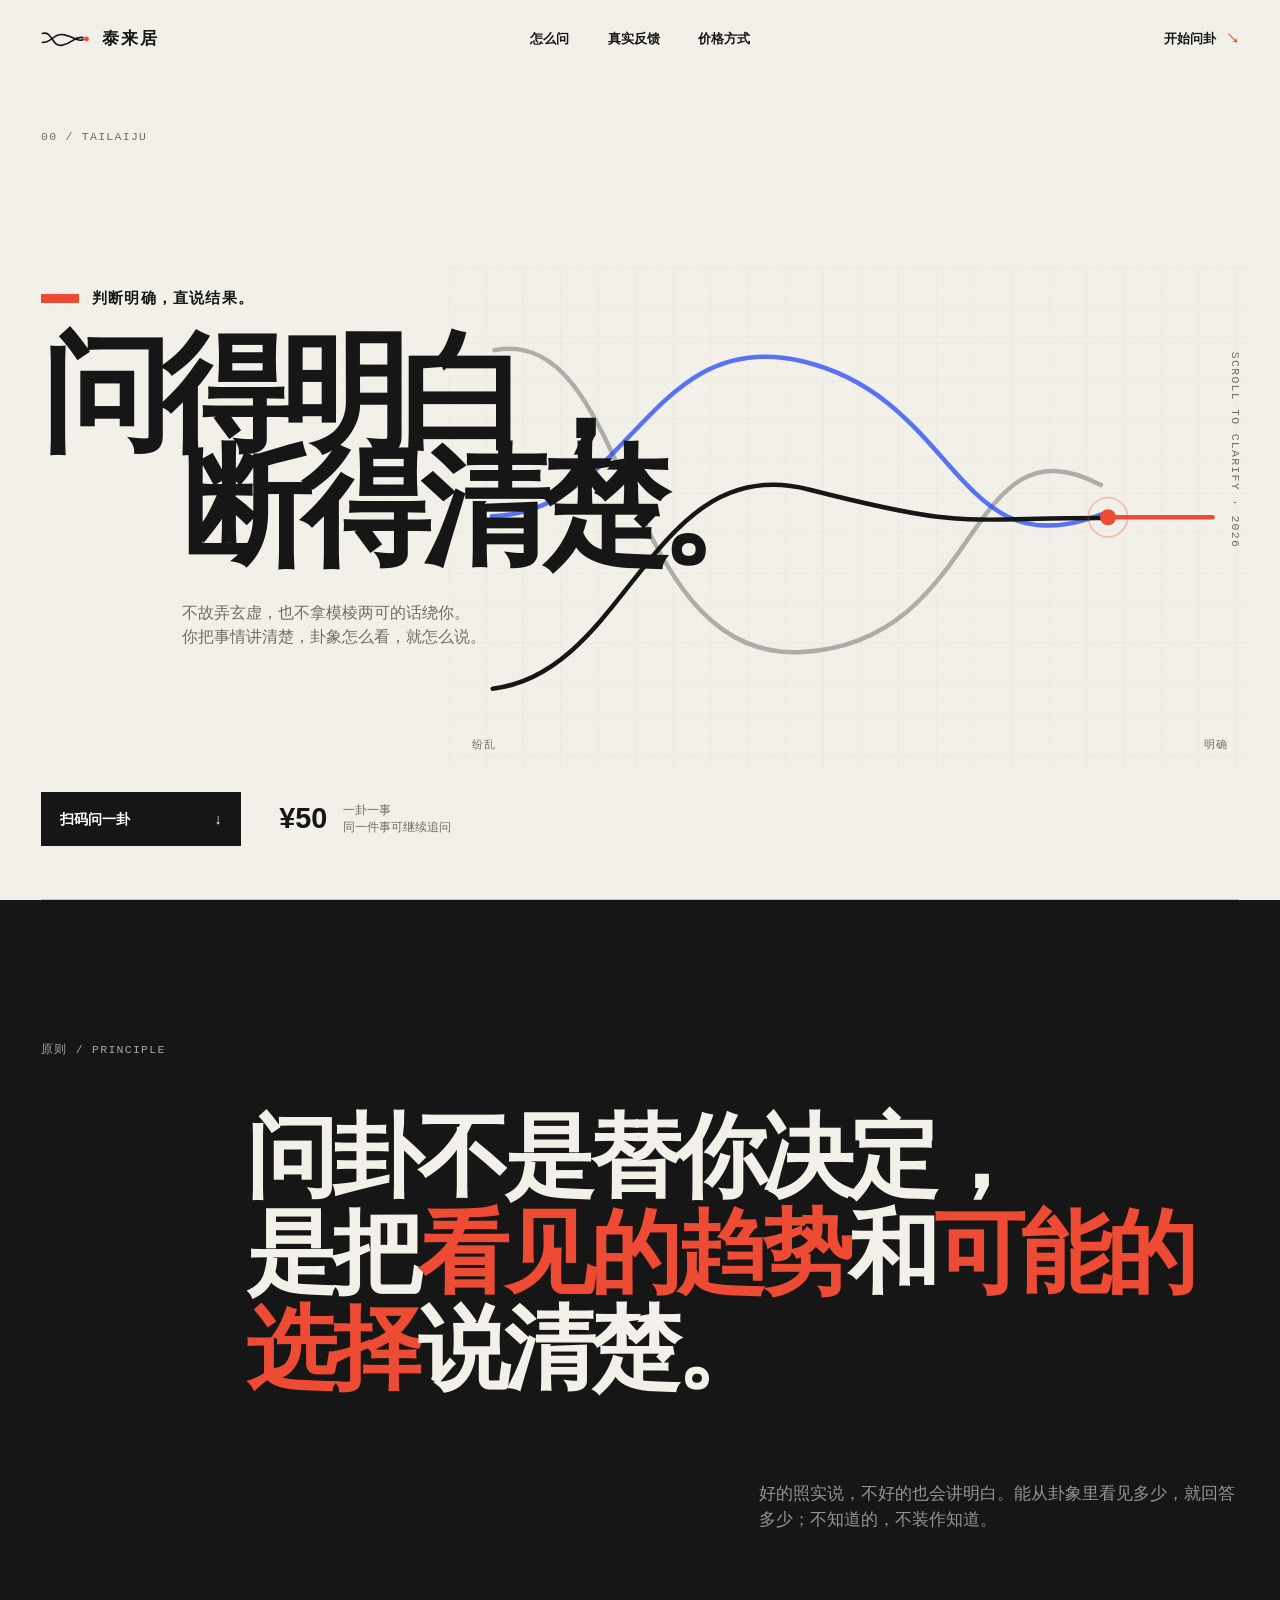
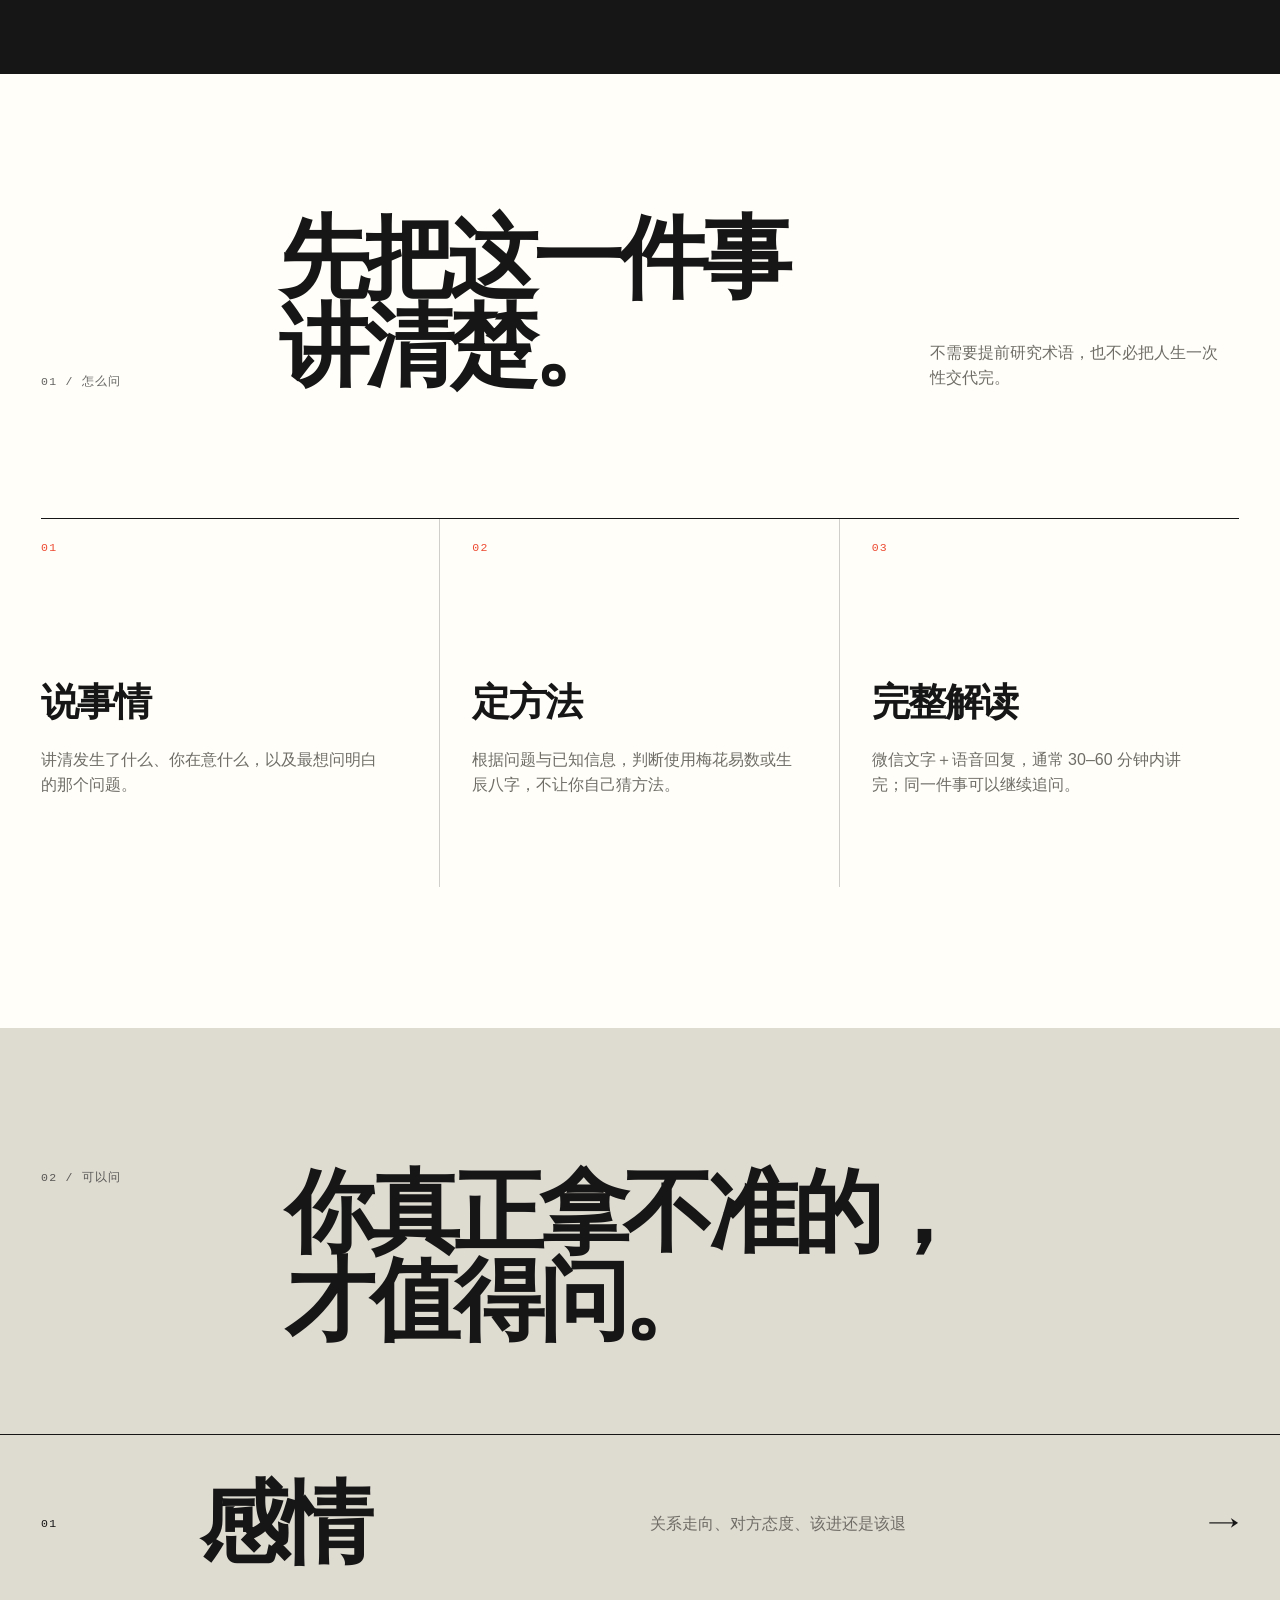
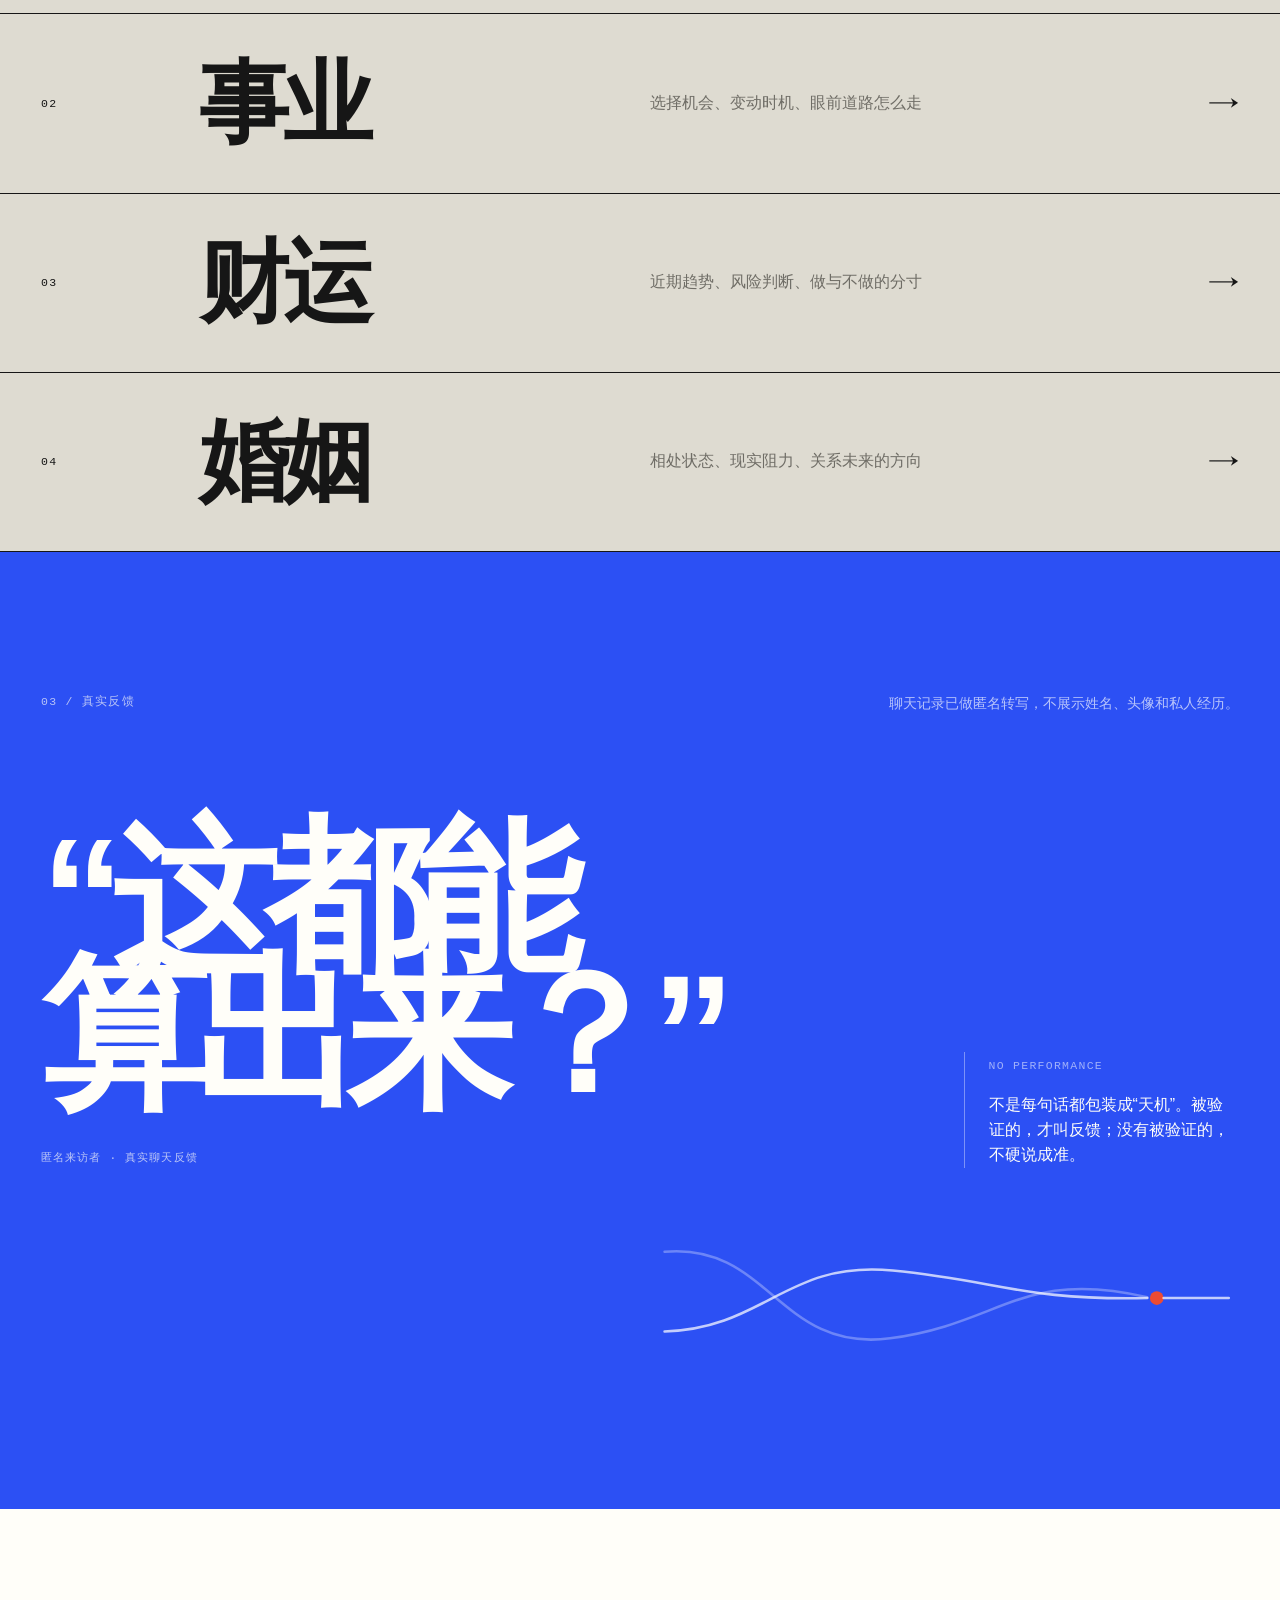
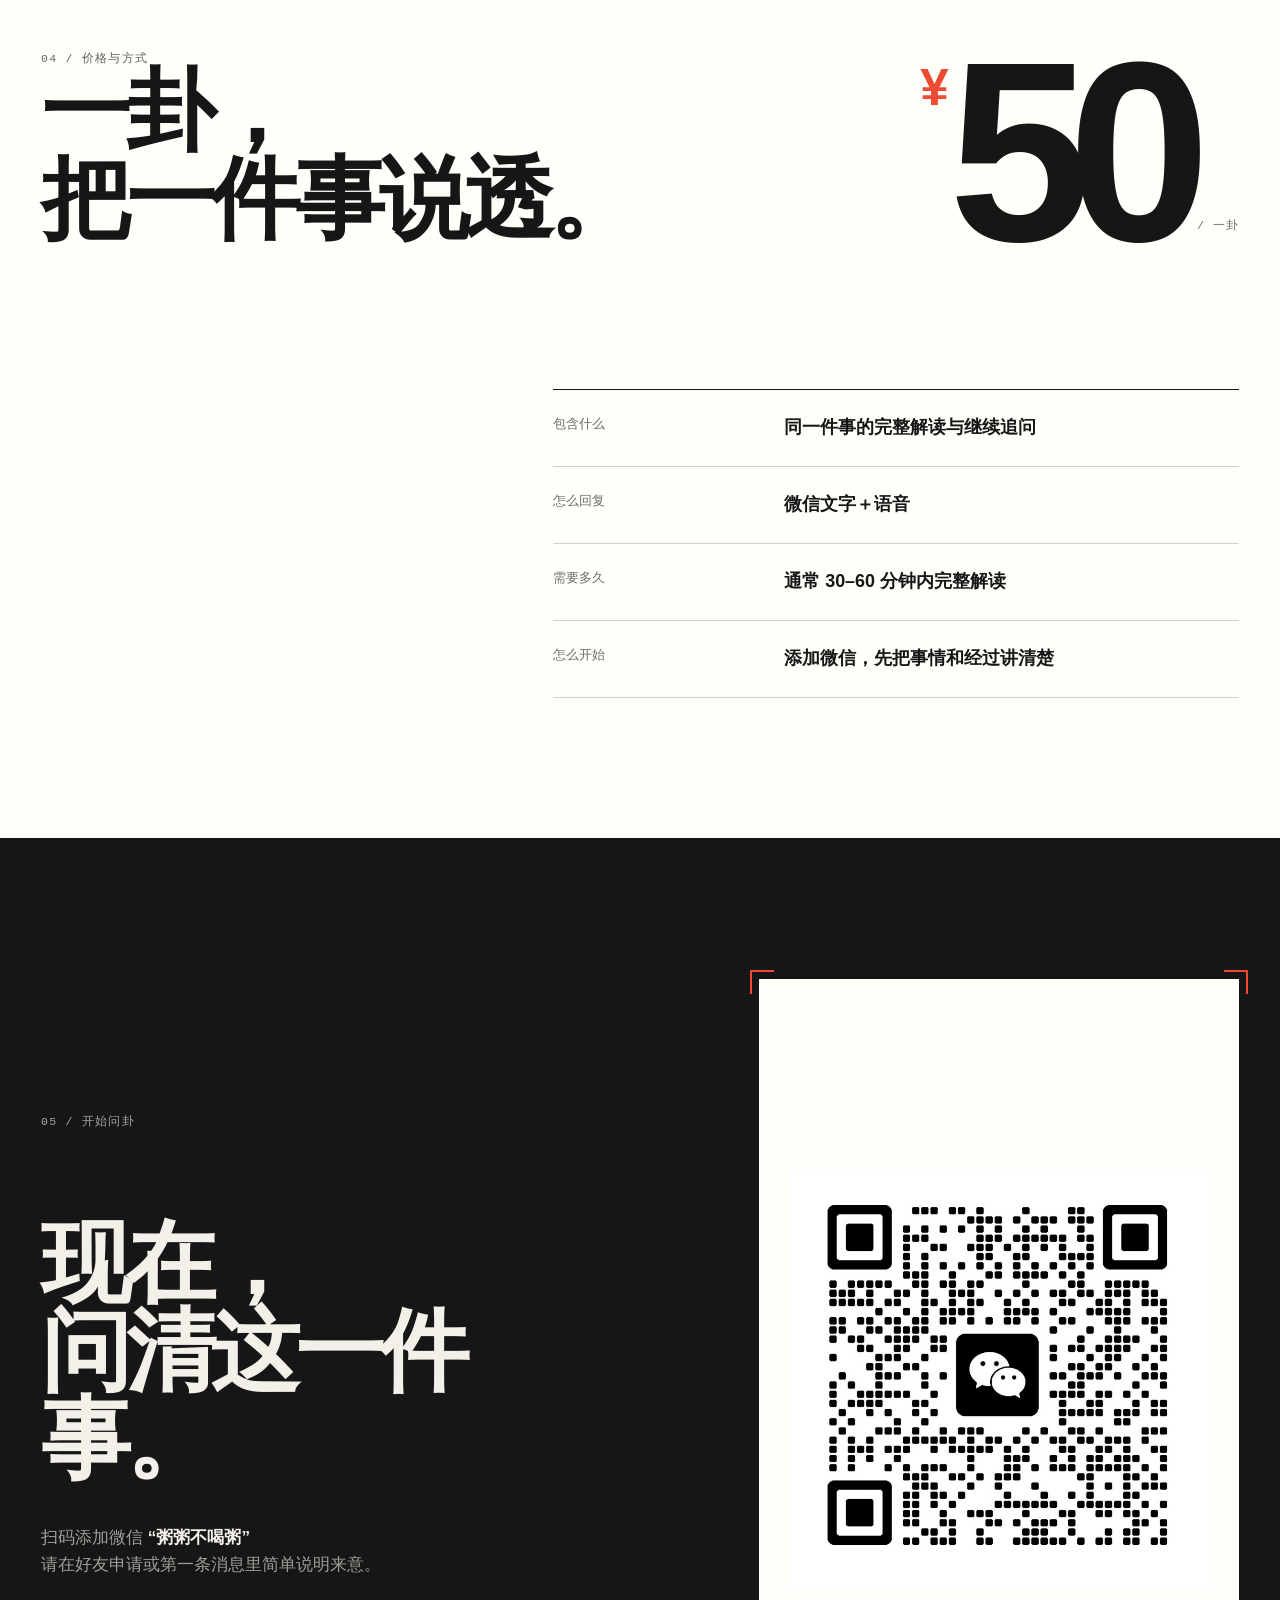
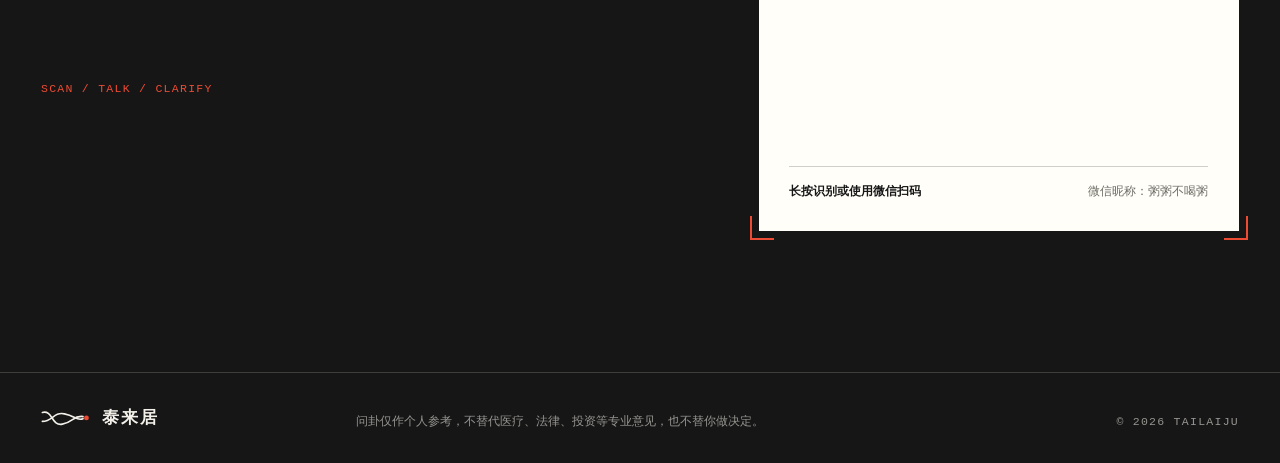
<file: index.html>
<!DOCTYPE html>
<html lang="zh-CN">
  <head>
    <meta charset="utf-8">
    <meta name="viewport" content="width=device-width, initial-scale=1">
    <meta name="theme-color" content="#f2f0e9">
    <meta
      name="description"
      content="泰来居｜一卦一事，判断明确，直说结果。微信文字与语音完整解读。"
    >
    <title>泰来居｜问得明白，断得清楚</title>
    <link rel="icon" href="assets/mark.svg" type="image/svg+xml">
    <link rel="stylesheet" href="styles.css">
    <script src="script.js" defer></script>
  </head>
  <body>
    <a class="skip-link" href="#main">跳到主要内容</a>
    <div class="reading-progress" aria-hidden="true"><span></span></div>

    <header class="site-header" data-header>
      <a class="brand" href="#top" aria-label="泰来居首页">
        <svg class="brand__mark" viewBox="0 0 72 28" aria-hidden="true">
          <path d="M2 5c15-4 13 20 29 17S47 9 61 11" />
          <path d="M2 18C17 18 18 4 34 7s18 11 27 7" />
          <circle cx="66" cy="13" r="3.5" />
        </svg>
        <span>泰来居</span>
      </a>

      <nav class="site-nav" aria-label="主要导航">
        <a href="#process">怎么问</a>
        <a href="#proof">真实反馈</a>
        <a href="#service">价格方式</a>
      </nav>

      <a class="header-cta" href="#contact">开始问卦 <span aria-hidden="true">↘</span></a>
    </header>

    <main id="main">
      <section class="hero" id="top" aria-labelledby="hero-title">
        <div class="hero__index mono">00 / TAILAIJU</div>

        <div class="hero__copy">
          <p class="eyebrow reveal">判断明确，直说结果。</p>
          <h1 id="hero-title" class="hero__title">
            <span class="title-line reveal">问得明白，</span>
            <span class="title-line title-line--indent reveal">断得清楚。</span>
          </h1>
          <p class="hero__intro reveal">
            不故弄玄虚，也不拿模棱两可的话绕你。<br>
            你把事情讲清楚，卦象怎么看，就怎么说。
          </p>
        </div>

        <figure class="hero__visual reveal" aria-label="三条纷乱的线逐渐汇成一个明确方向">
          <svg viewBox="0 0 900 560" role="img" aria-hidden="true">
            <defs>
              <pattern id="grid" width="42" height="42" patternUnits="userSpaceOnUse">
                <path d="M42 0H0V42" fill="none" />
              </pattern>
            </defs>
            <rect class="visual-grid" width="900" height="560" fill="url(#grid)" />
            <path class="route route--one" pathLength="1" d="M52 92C207 62 191 442 397 430S577 162 731 243" />
            <path class="route route--two" pathLength="1" d="M49 278C205 273 225 62 399 105S568 339 731 276" />
            <path class="route route--three" pathLength="1" d="M50 471C203 453 228 203 404 248S573 280 731 280" />
            <circle class="focus-ring" cx="739" cy="279" r="22" />
            <circle class="focus-dot" cx="739" cy="279" r="9" />
            <path class="direction-line" pathLength="1" d="M748 279H856" />
          </svg>
          <figcaption>
            <span>纷乱</span>
            <span>明确</span>
          </figcaption>
        </figure>

        <div class="hero__action reveal">
          <a class="button button--dark" href="#contact">扫码问一卦 <span aria-hidden="true">↓</span></a>
          <div class="hero__fact">
            <strong>¥50</strong>
            <span>一卦一事<br>同一件事可继续追问</span>
          </div>
        </div>

        <div class="hero__side-note mono" aria-hidden="true">SCROLL TO CLARIFY · 2026</div>
      </section>

      <section class="manifesto section-pad" aria-labelledby="manifesto-title">
        <div class="section-label mono">原则 / PRINCIPLE</div>
        <p id="manifesto-title" class="manifesto__lead reveal">
          问卦不是替你决定，<br>
          是把<span>看见的趋势</span>和<span>可能的选择</span>说清楚。
        </p>
        <p class="manifesto__note reveal">
          好的照实说，不好的也会讲明白。能从卦象里看见多少，就回答多少；不知道的，不装作知道。
        </p>
      </section>

      <section class="process section-pad" id="process" aria-labelledby="process-title">
        <header class="section-head reveal">
          <div class="section-label mono">01 / 怎么问</div>
          <h2 id="process-title">先把这一件事<br>讲清楚。</h2>
          <p>不需要提前研究术语，也不必把人生一次性交代完。</p>
        </header>

        <ol class="steps">
          <li class="step reveal">
            <span class="step__number mono">01</span>
            <h3>说事情</h3>
            <p>讲清发生了什么、你在意什么，以及最想问明白的那个问题。</p>
          </li>
          <li class="step reveal">
            <span class="step__number mono">02</span>
            <h3>定方法</h3>
            <p>根据问题与已知信息，判断使用梅花易数或生辰八字，不让你自己猜方法。</p>
          </li>
          <li class="step reveal">
            <span class="step__number mono">03</span>
            <h3>完整解读</h3>
            <p>微信文字＋语音回复，通常 30–60 分钟内讲完；同一件事可以继续追问。</p>
          </li>
        </ol>
      </section>

      <section class="topics" aria-labelledby="topics-title">
        <div class="topics__intro section-pad reveal">
          <div class="section-label mono">02 / 可以问</div>
          <h2 id="topics-title">你真正拿不准的，<br>才值得问。</h2>
        </div>

        <div class="topic-list">
          <article class="topic reveal">
            <span class="mono">01</span>
            <h3>感情</h3>
            <p>关系走向、对方态度、该进还是该退</p>
            <span aria-hidden="true">↗</span>
          </article>
          <article class="topic reveal">
            <span class="mono">02</span>
            <h3>事业</h3>
            <p>选择机会、变动时机、眼前道路怎么走</p>
            <span aria-hidden="true">↗</span>
          </article>
          <article class="topic reveal">
            <span class="mono">03</span>
            <h3>财运</h3>
            <p>近期趋势、风险判断、做与不做的分寸</p>
            <span aria-hidden="true">↗</span>
          </article>
          <article class="topic reveal">
            <span class="mono">04</span>
            <h3>婚姻</h3>
            <p>相处状态、现实阻力、关系未来的方向</p>
            <span aria-hidden="true">↗</span>
          </article>
        </div>
      </section>

      <section class="proof section-pad" id="proof" aria-labelledby="proof-title">
        <div class="proof__top reveal">
          <div class="section-label mono">03 / 真实反馈</div>
          <p>聊天记录已做匿名转写，不展示姓名、头像和私人经历。</p>
        </div>

        <div class="proof__grid">
          <blockquote class="quote quote--primary reveal">
            <p id="proof-title">“这都能<br>算出来？”</p>
            <footer>匿名来访者 · 真实聊天反馈</footer>
          </blockquote>

          <aside class="quote-note reveal">
            <span class="mono">NO PERFORMANCE</span>
            <p>不是每句话都包装成“天机”。被验证的，才叫反馈；没有被验证的，不硬说成准。</p>
          </aside>

          <div class="proof__line" aria-hidden="true">
            <svg viewBox="0 0 680 160">
              <path d="M10 23C132 12 143 141 273 124S426 42 573 76" />
              <path d="M10 116C128 112 152 33 276 45S428 80 573 77" />
              <circle cx="584" cy="77" r="8" />
              <line x1="592" y1="77" x2="668" y2="77" />
            </svg>
          </div>
        </div>
      </section>

      <section class="service section-pad" id="service" aria-labelledby="service-title">
        <header class="service__head reveal">
          <div class="section-label mono">04 / 价格与方式</div>
          <h2 id="service-title">一卦，<br>把一件事说透。</h2>
        </header>

        <div class="price reveal">
          <span class="price__currency">¥</span>
          <strong>50</strong>
          <span class="price__unit">/ 一卦</span>
        </div>

        <dl class="service-list">
          <div class="reveal">
            <dt>包含什么</dt>
            <dd>同一件事的完整解读与继续追问</dd>
          </div>
          <div class="reveal">
            <dt>怎么回复</dt>
            <dd>微信文字＋语音</dd>
          </div>
          <div class="reveal">
            <dt>需要多久</dt>
            <dd>通常 30–60 分钟内完整解读</dd>
          </div>
          <div class="reveal">
            <dt>怎么开始</dt>
            <dd>添加微信，先把事情和经过讲清楚</dd>
          </div>
        </dl>
      </section>

      <section class="contact section-pad" id="contact" aria-labelledby="contact-title">
        <div class="contact__copy reveal">
          <div class="section-label mono">05 / 开始问卦</div>
          <h2 id="contact-title">现在，<br>问清这一件事。</h2>
          <p>扫码添加微信 <strong>“粥粥不喝粥”</strong><br>请在好友申请或第一条消息里简单说明来意。</p>
          <div class="contact__signal mono">SCAN / TALK / CLARIFY</div>
        </div>

        <figure class="qr-card reveal">
          <div class="qr-card__corner qr-card__corner--tl" aria-hidden="true"></div>
          <div class="qr-card__corner qr-card__corner--tr" aria-hidden="true"></div>
          <div class="qr-card__corner qr-card__corner--bl" aria-hidden="true"></div>
          <div class="qr-card__corner qr-card__corner--br" aria-hidden="true"></div>
          <img src="assets/wechat-qr.jpg" width="740" height="740" alt="泰来居微信二维码">
          <figcaption>
            <strong>长按识别或使用微信扫码</strong>
            <span>微信昵称：粥粥不喝粥</span>
          </figcaption>
        </figure>
      </section>
    </main>

    <footer class="site-footer">
      <a class="brand brand--footer" href="#top" aria-label="返回顶部">
        <svg class="brand__mark" viewBox="0 0 72 28" aria-hidden="true">
          <path d="M2 5c15-4 13 20 29 17S47 9 61 11" />
          <path d="M2 18C17 18 18 4 34 7s18 11 27 7" />
          <circle cx="66" cy="13" r="3.5" />
        </svg>
        <span>泰来居</span>
      </a>
      <p>问卦仅作个人参考，不替代医疗、法律、投资等专业意见，也不替你做决定。</p>
      <span class="mono">© 2026 TAILAIJU</span>
    </footer>
  </body>
</html>
</file>
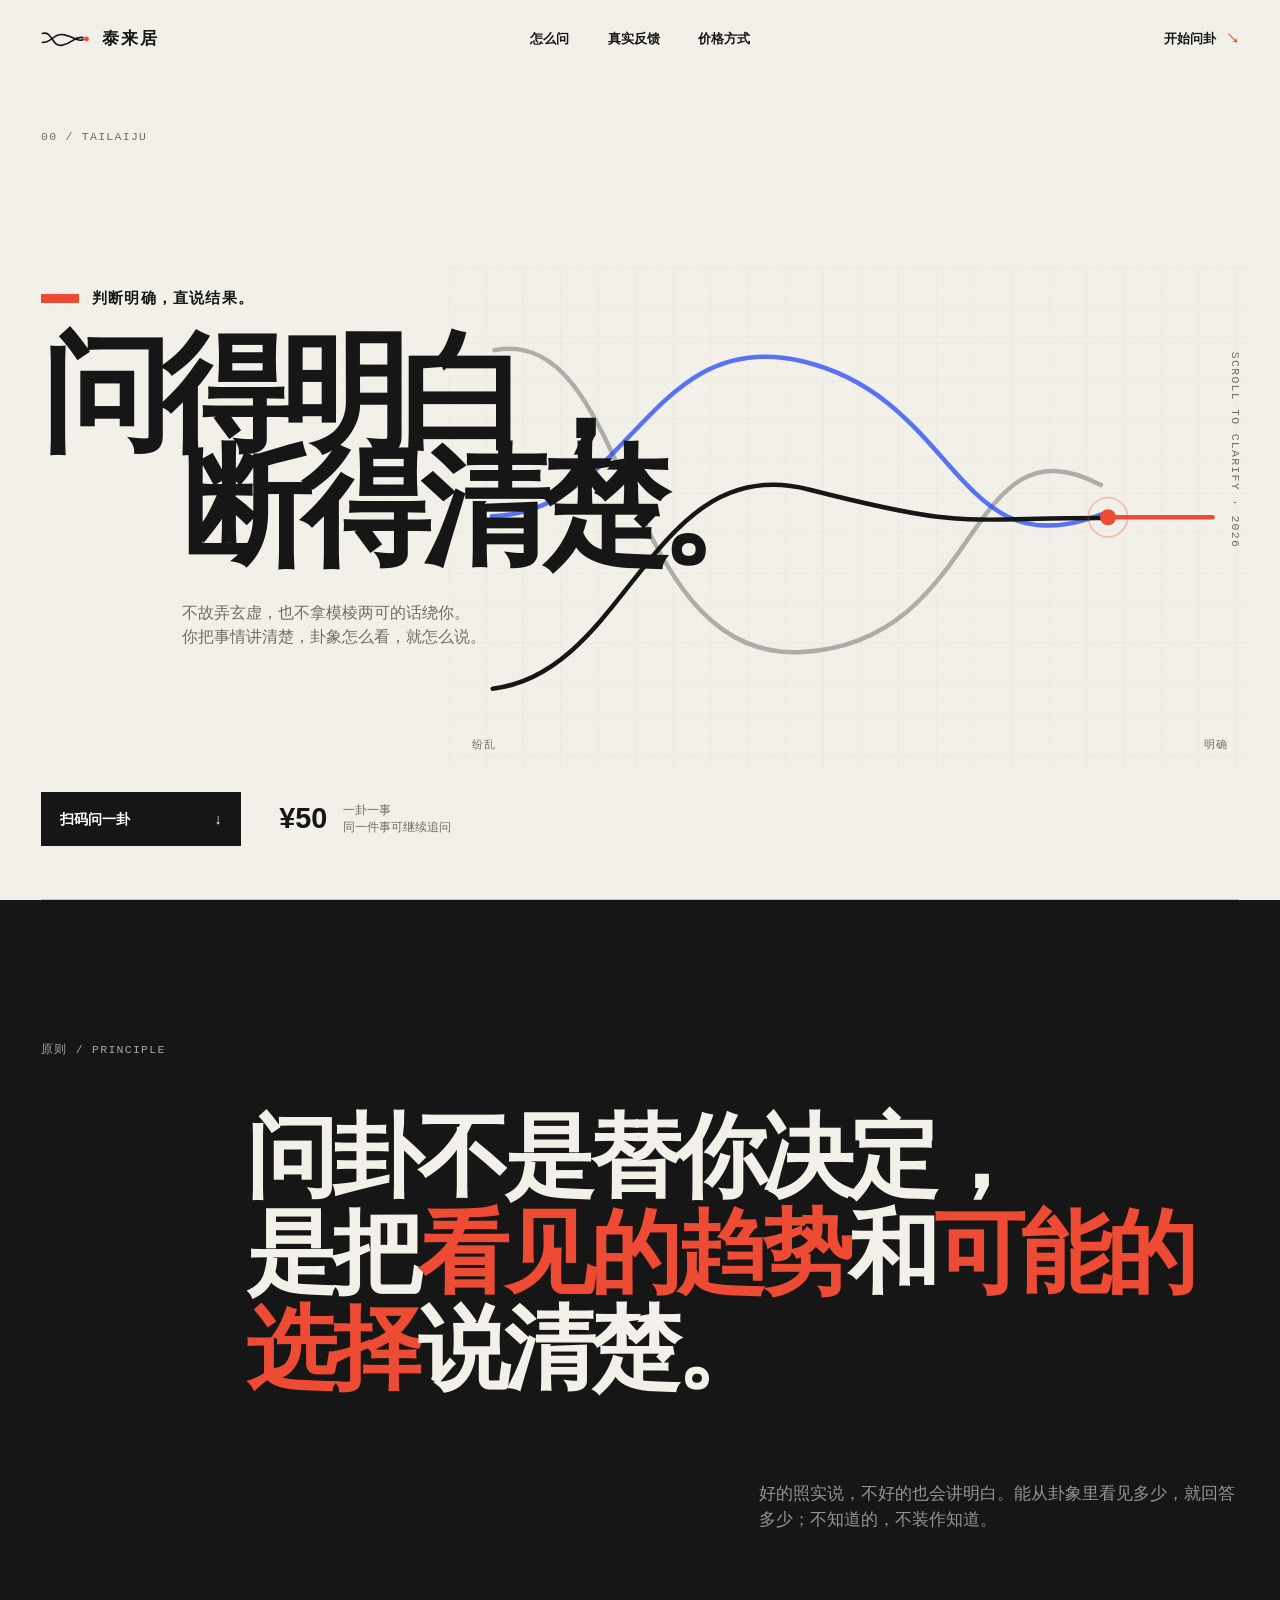
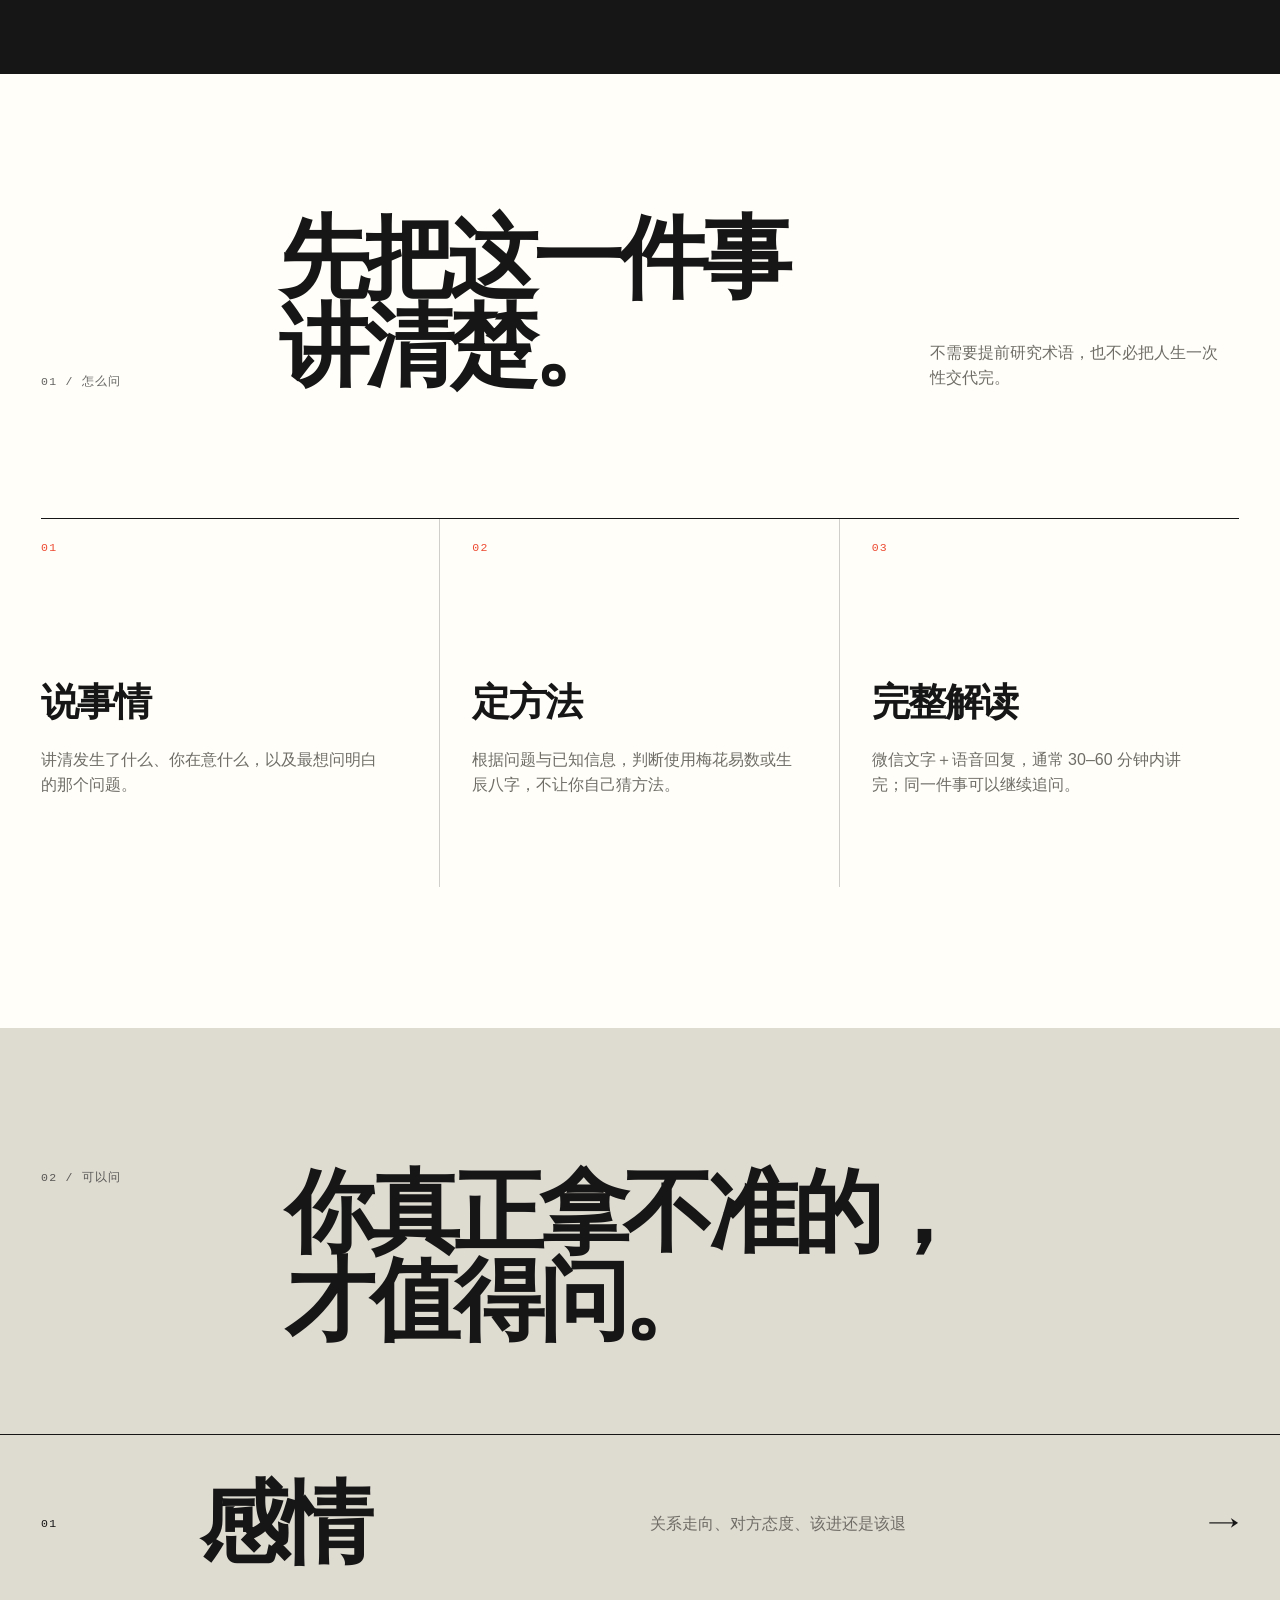
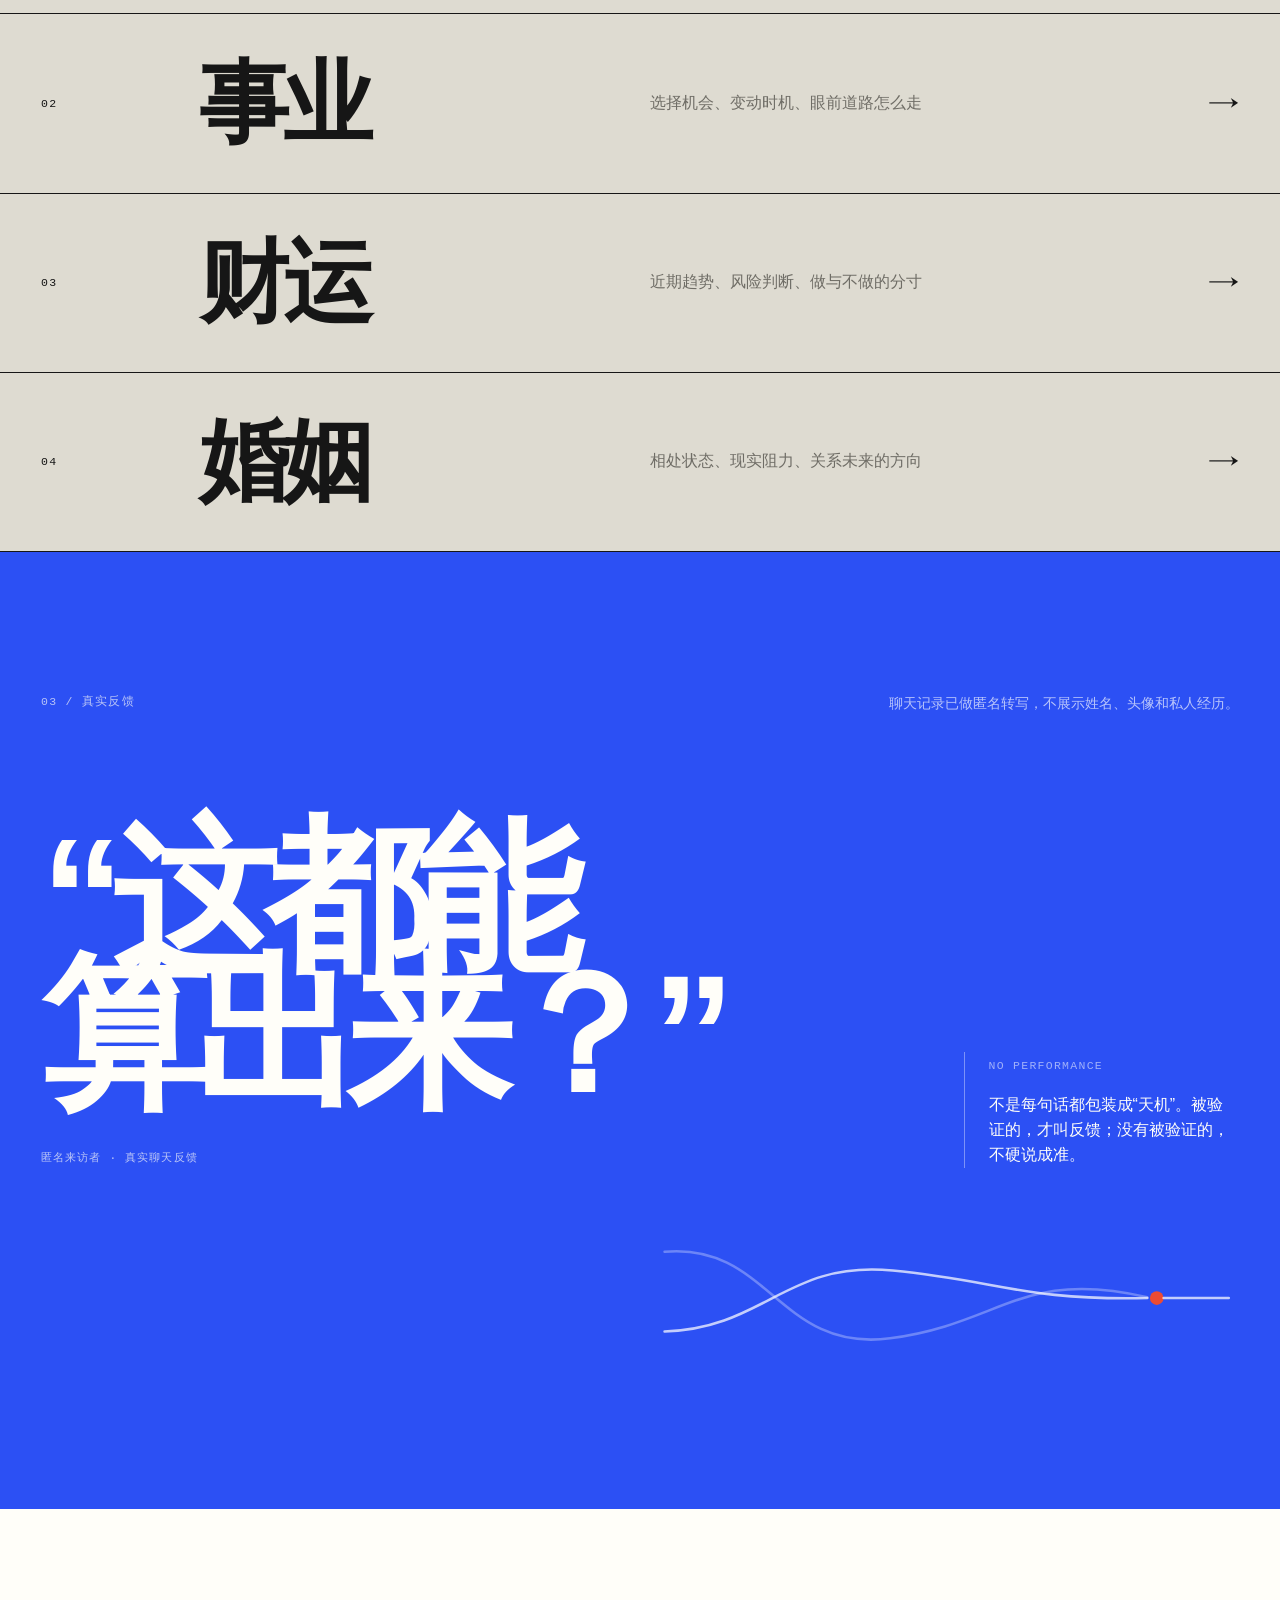
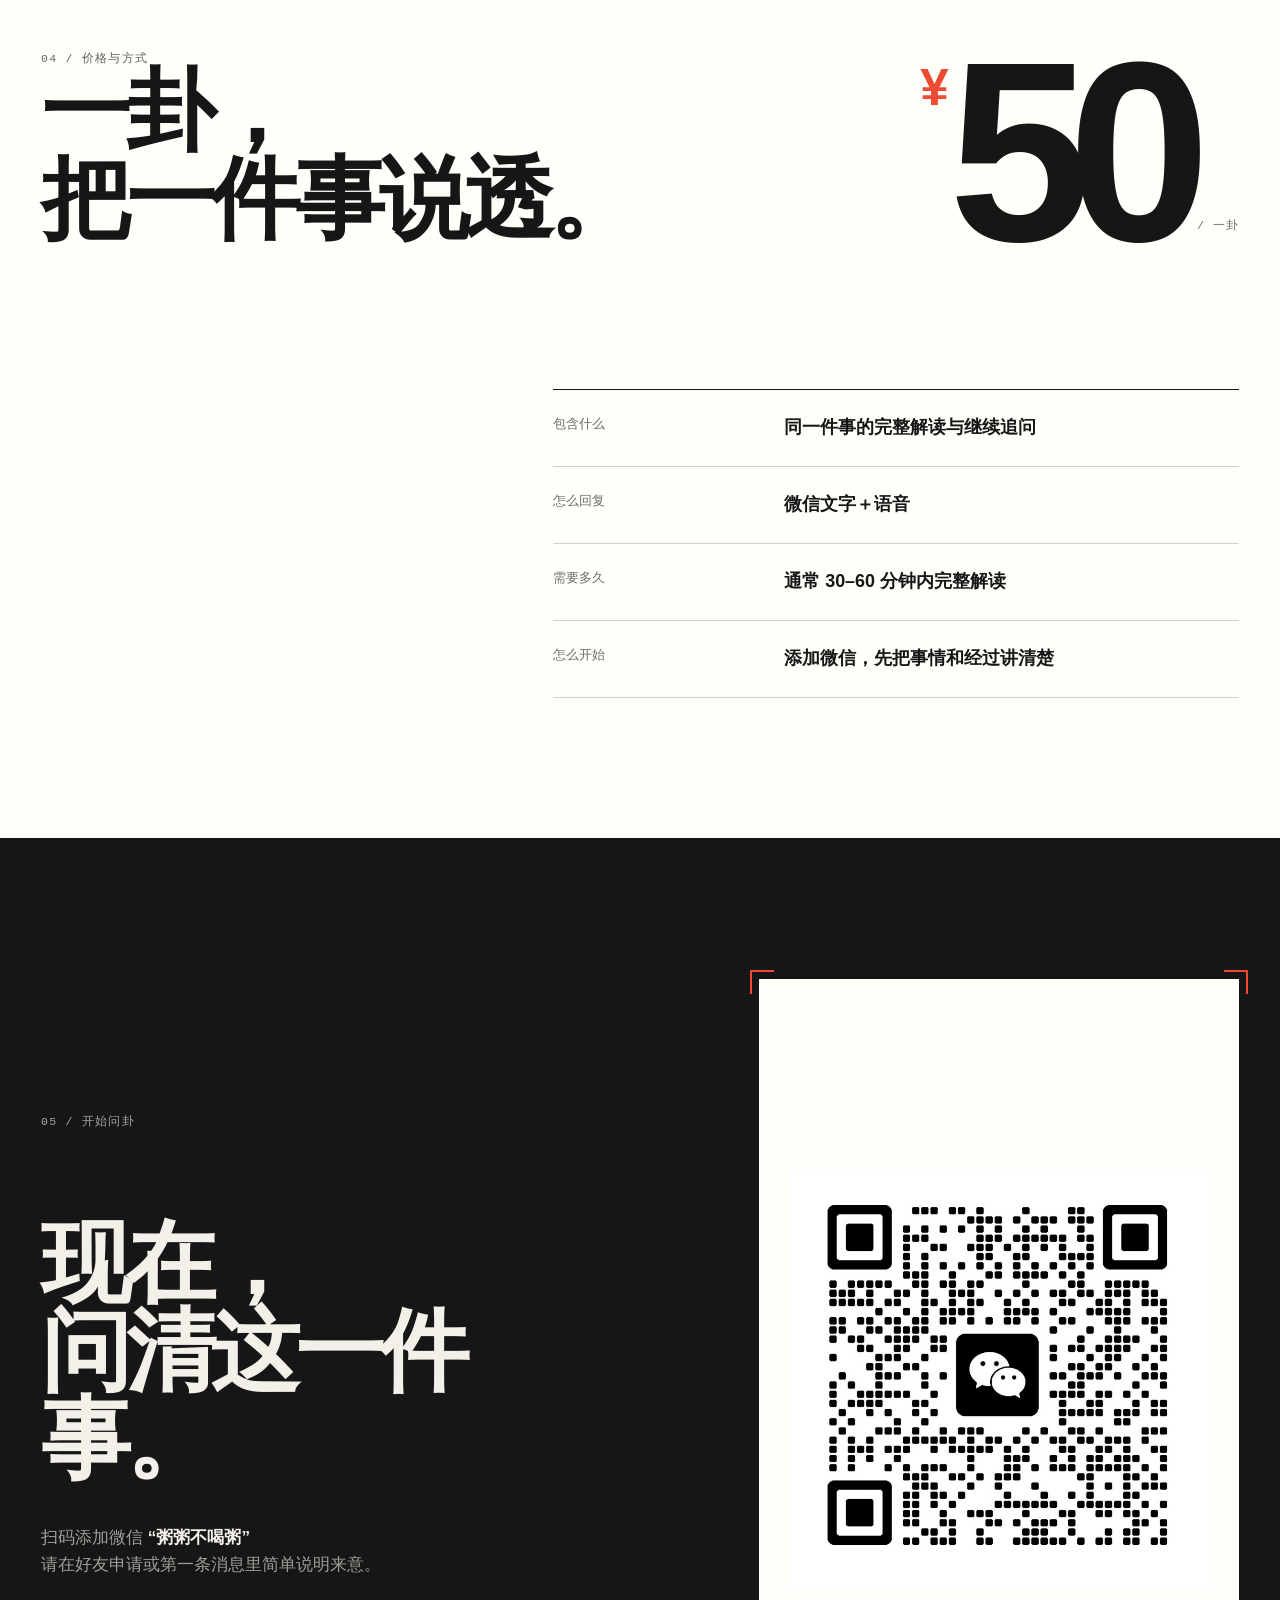
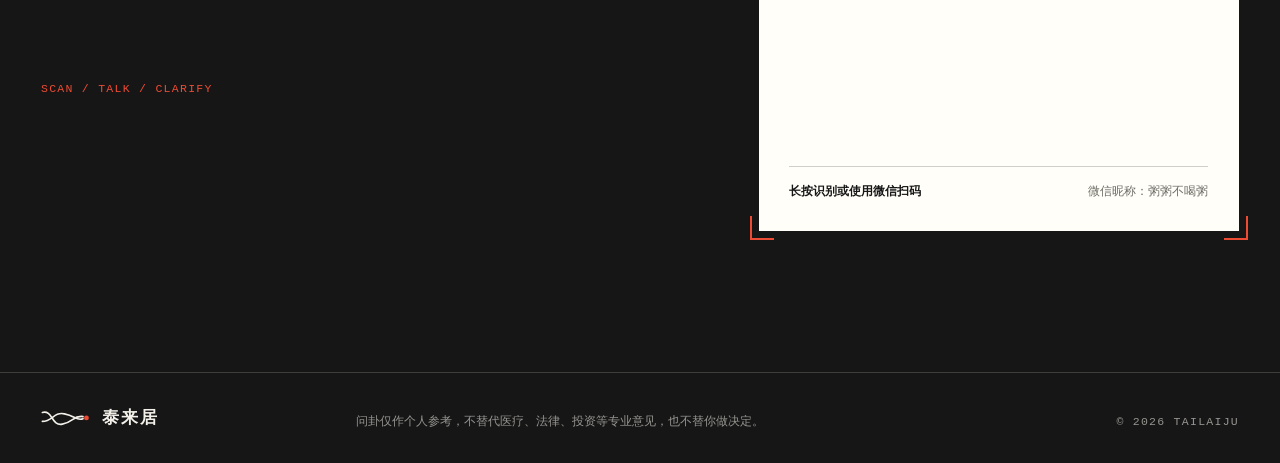
<file: apple.html>
<!DOCTYPE html>
<html lang="zh-CN">
  <head>
    <meta charset="utf-8">
    <meta name="viewport" content="width=device-width, initial-scale=1">
    <meta http-equiv="refresh" content="0; url=./">
    <link rel="canonical" href="./">
    <title>正在前往泰来居</title>
    <script>window.location.replace('./');</script>
  </head>
  <body>
    <p>正在前往 <a href="./">泰来居主页</a>…</p>
  </body>
</html>
</file>
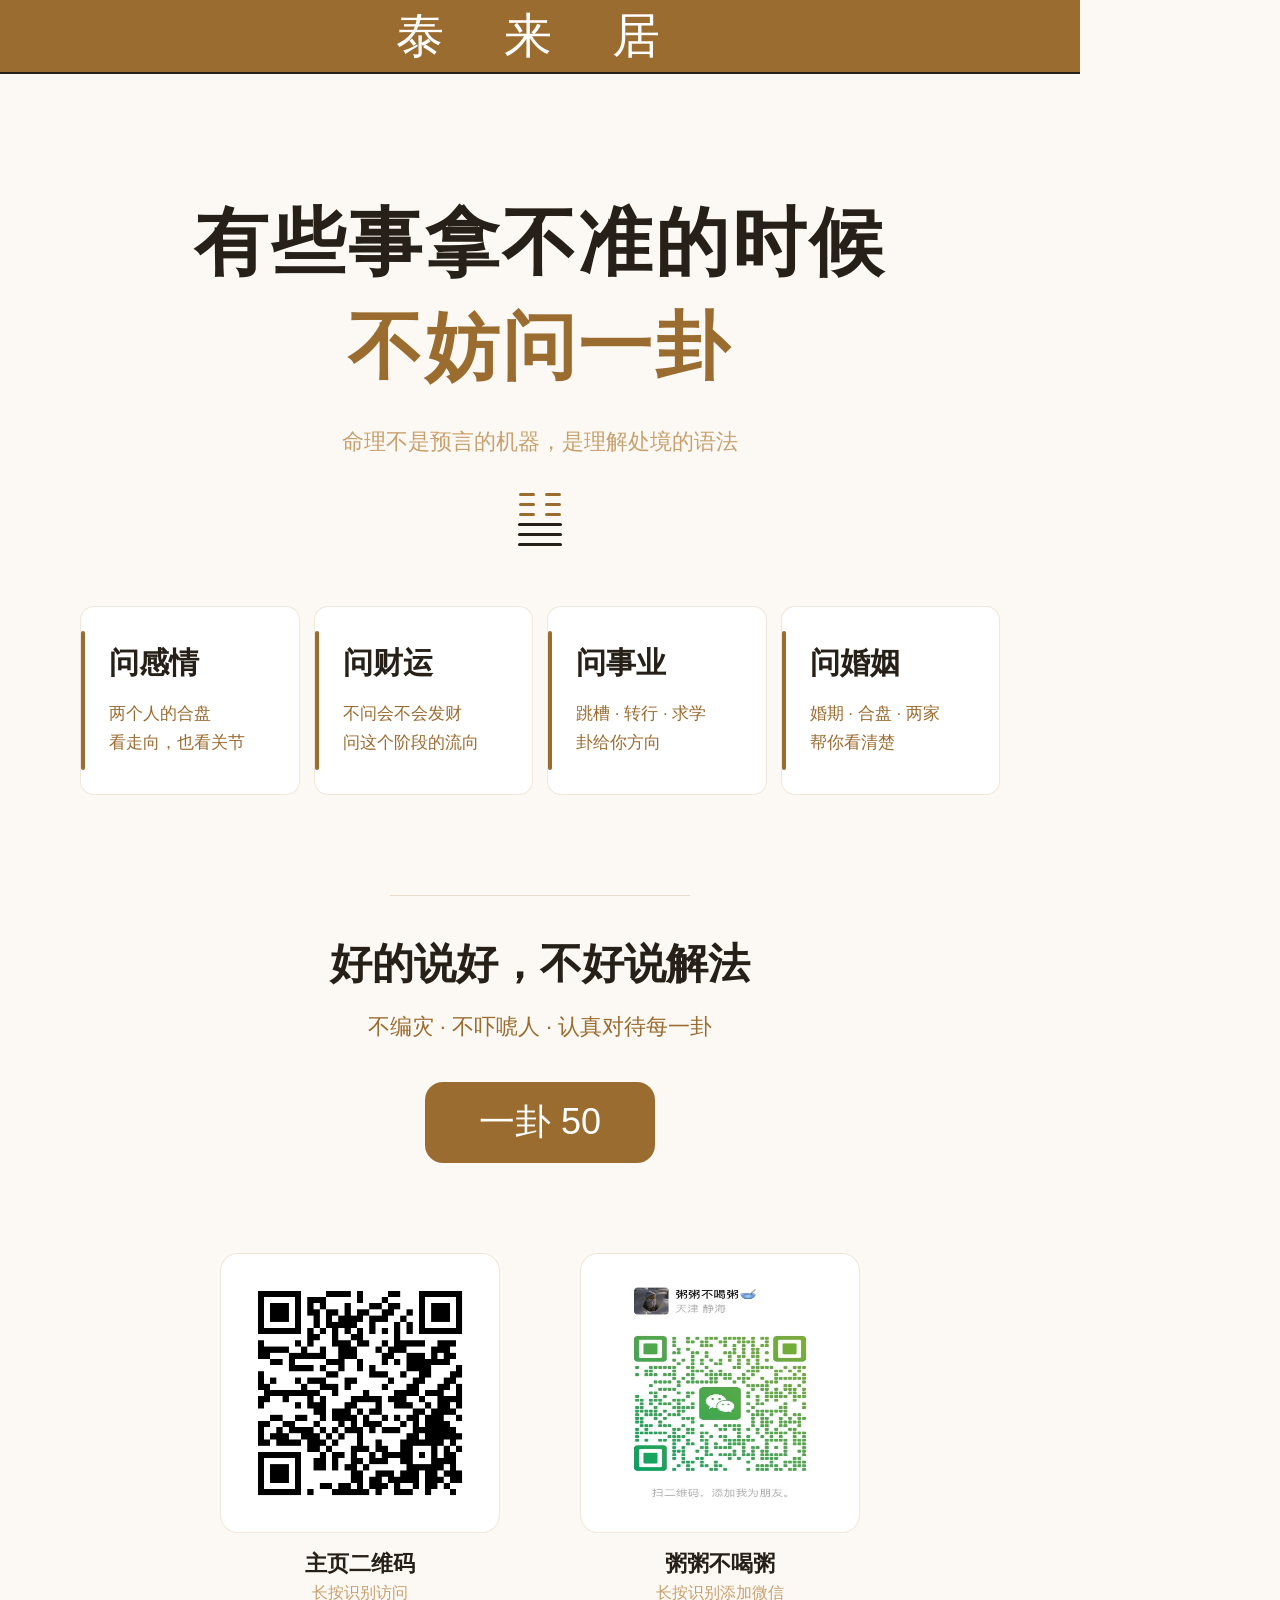
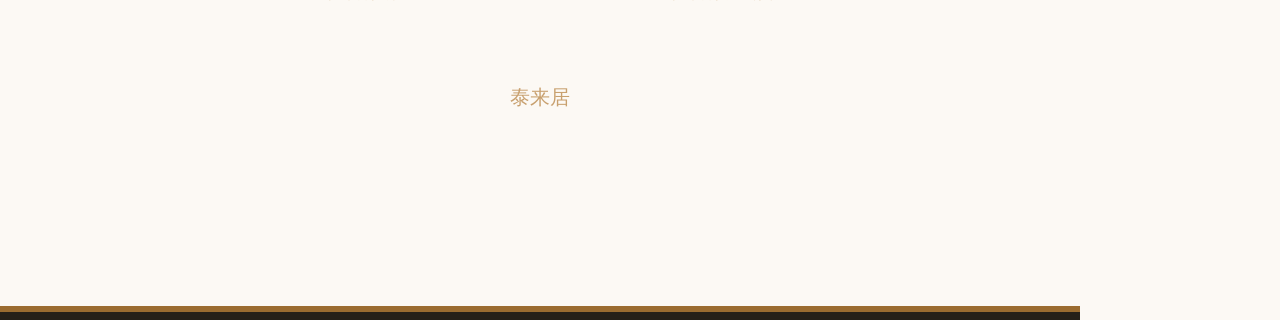
<file: poster.html>
<!DOCTYPE html>
<html lang="zh-CN">
<head>
<meta charset="UTF-8">
<meta name="viewport" content="width=device-width, initial-scale=1.0">
<title>泰来居海报</title>
<style>
  :root {
    --bg: #fcf9f4;
    --gold: #9b6c30;
    --gold-light: #c8a06e;
    --dark: #262018;
    --white: #ffffff;
    --warm: #f5eee2;
  }
  * { margin: 0; padding: 0; box-sizing: border-box; }

  body {
    width: 1080px; height: 1920px;
    background: var(--bg);
    font-family: 'Songti SC', 'STSongti-SC', 'SimSun', 'Noto Serif CJK SC', serif;
    overflow: hidden;
    position: relative;
    color: var(--dark);
    -webkit-font-smoothing: antialiased;
  }

  .top-band {
    width: 100%; height: 72px;
    background: var(--gold);
    display: flex; align-items: center; justify-content: center;
    color: #fff; font-size: 48px; letter-spacing: 0.5em;
    font-family: 'Songti SC', serif;
  }
  .top-band::after {
    content: ''; position: absolute; top: 72px; left: 0; right: 0; height: 2px;
    background: var(--dark);
  }

  .section { position: relative; }

  /* Hero */
  .hero { padding: 120px 0 0; text-align: center; }
  .hero h1 { font-size: 74px; font-weight: 600; line-height: 1.4; letter-spacing: 0.04em; }
  .hero h1 em { font-style: normal; color: var(--gold); }
  .hero p.tagline { font-size: 22px; color: var(--gold-light); margin-top: 28px;
    font-family: 'Hiragino Sans GB', 'PingFang SC', sans-serif; }

  /* Hexagram */
  .hexagram {
    display: flex; flex-direction: column; align-items: center; gap: 7px;
    margin: 36px auto;
  }
  .hexagram .line { height: 3px; border-radius: 2px; }
  .hexagram .solid { width: 44px; background: var(--dark); }
  .hexagram .broken { display: flex; gap: 10px; justify-content: center; }
  .hexagram .broken span { width: 16px; height: 3px; border-radius: 2px; background: var(--gold); }

  /* Cards */
  .card-row { display: flex; gap: 14px; justify-content: center; padding: 0 80px; margin-top: 60px; }
  .card {
    flex: 1; max-width: 236px; background: #fff; border-radius: 14px;
    padding: 36px 28px; position: relative;
    border: 1px solid rgba(200,160,110,0.25);
  }
  .card::before {
    content: ''; position: absolute; left: 0; top: 24px; bottom: 24px;
    width: 4px; border-radius: 2px; background: var(--gold);
  }
  .card h3 { font-size: 30px; font-weight: 600; margin-bottom: 16px;
    font-family: 'Hiragino Sans GB', 'PingFang SC', sans-serif; }
  .card p { font-size: 17px; color: var(--gold); line-height: 1.7;
    font-family: 'Hiragino Sans GB', 'PingFang SC', sans-serif; }

  /* Mid */
  .mid { text-align: center; padding: 100px 0 0; }
  .mid .divider { width: 300px; height: 1px; background: rgba(200,160,110,0.3); margin: 0 auto 40px; }
  .mid h2 { font-size: 42px; font-weight: 600; margin-bottom: 20px; }
  .mid p { font-size: 22px; color: var(--gold);
    font-family: 'Hiragino Sans GB', 'PingFang SC', sans-serif; }
  .mid .price {
    display: inline-block; background: var(--gold); color: #fff;
    font-size: 36px; padding: 16px 54px; border-radius: 18px; margin-top: 40px;
    font-family: 'Hiragino Sans GB', 'PingFang SC', sans-serif;
  }

  /* QR */
  .qr-section { display: flex; gap: 80px; justify-content: center; padding: 90px 0 0; }
  .qr-block { text-align: center; }
  .qr-block .qr-frame {
    width: 280px; height: 280px; background: #fff; border-radius: 18px;
    padding: 12px; border: 1px solid rgba(200,160,110,0.25);
  }
  .qr-block .qr-frame img { width: 100%; height: 100%; display: block; }
  .qr-block .label { font-size: 22px; margin-top: 16px; font-weight: 600;
    font-family: 'Hiragino Sans GB', 'PingFang SC', sans-serif; }
  .qr-block .sublabel { font-size: 16px; color: var(--gold-light); margin-top: 4px;
    font-family: 'Hiragino Sans GB', 'PingFang SC', sans-serif; }

  /* Footer */
  .footer { text-align: center; padding: 80px 0 0; }
  .footer .brand { font-size: 20px; color: var(--gold-light);
    font-family: 'Hiragino Sans GB', 'PingFang SC', sans-serif; }

  .bottom-bar { position: absolute; bottom: 0; left: 0; right: 0; }
  .bottom-bar .gold-bar { height: 6px; background: var(--gold); }
  .bottom-bar .dark-bar { height: 8px; background: var(--dark); }
</style>
</head>
<body>

<div class="top-band">泰 来 居</div>

<div class="hero section">
  <h1>有些事拿不准的时候<br><em>不妨问一卦</em></h1>
  <p class="tagline">命理不是预言的机器，是理解处境的语法</p>
  <div class="hexagram">
    <div class="broken"><span></span><span></span></div>
    <div class="broken"><span></span><span></span></div>
    <div class="broken"><span></span><span></span></div>
    <div class="line solid"></div>
    <div class="line solid"></div>
    <div class="line solid"></div>
  </div>
</div>

<div class="card-row">
  <div class="card"><h3>问感情</h3><p>两个人的合盘<br>看走向，也看关节</p></div>
  <div class="card"><h3>问财运</h3><p>不问会不会发财<br>问这个阶段的流向</p></div>
  <div class="card"><h3>问事业</h3><p>跳槽 · 转行 · 求学<br>卦给你方向</p></div>
  <div class="card"><h3>问婚姻</h3><p>婚期 · 合盘 · 两家<br>帮你看清楚</p></div>
</div>

<div class="mid section">
  <div class="divider"></div>
  <h2>好的说好，不好说解法</h2>
  <p>不编灾 · 不吓唬人 · 认真对待每一卦</p>
  <div class="price">一卦 50</div>
</div>

<div class="qr-section">
  <div class="qr-block">
    <div class="qr-frame"><img src="qr-page.png" alt="主页"></div>
    <div class="label">主页二维码</div>
    <div class="sublabel">长按识别访问</div>
  </div>
  <div class="qr-block">
    <div class="qr-frame"><img src="qr-wechat.jpg" alt="微信"></div>
    <div class="label">粥粥不喝粥</div>
    <div class="sublabel">长按识别添加微信</div>
  </div>
</div>

<div class="footer">
  <div class="brand">泰来居</div>
</div>

<div class="bottom-bar">
  <div class="gold-bar"></div>
  <div class="dark-bar"></div>
</div>

</body>
</html>
</file>
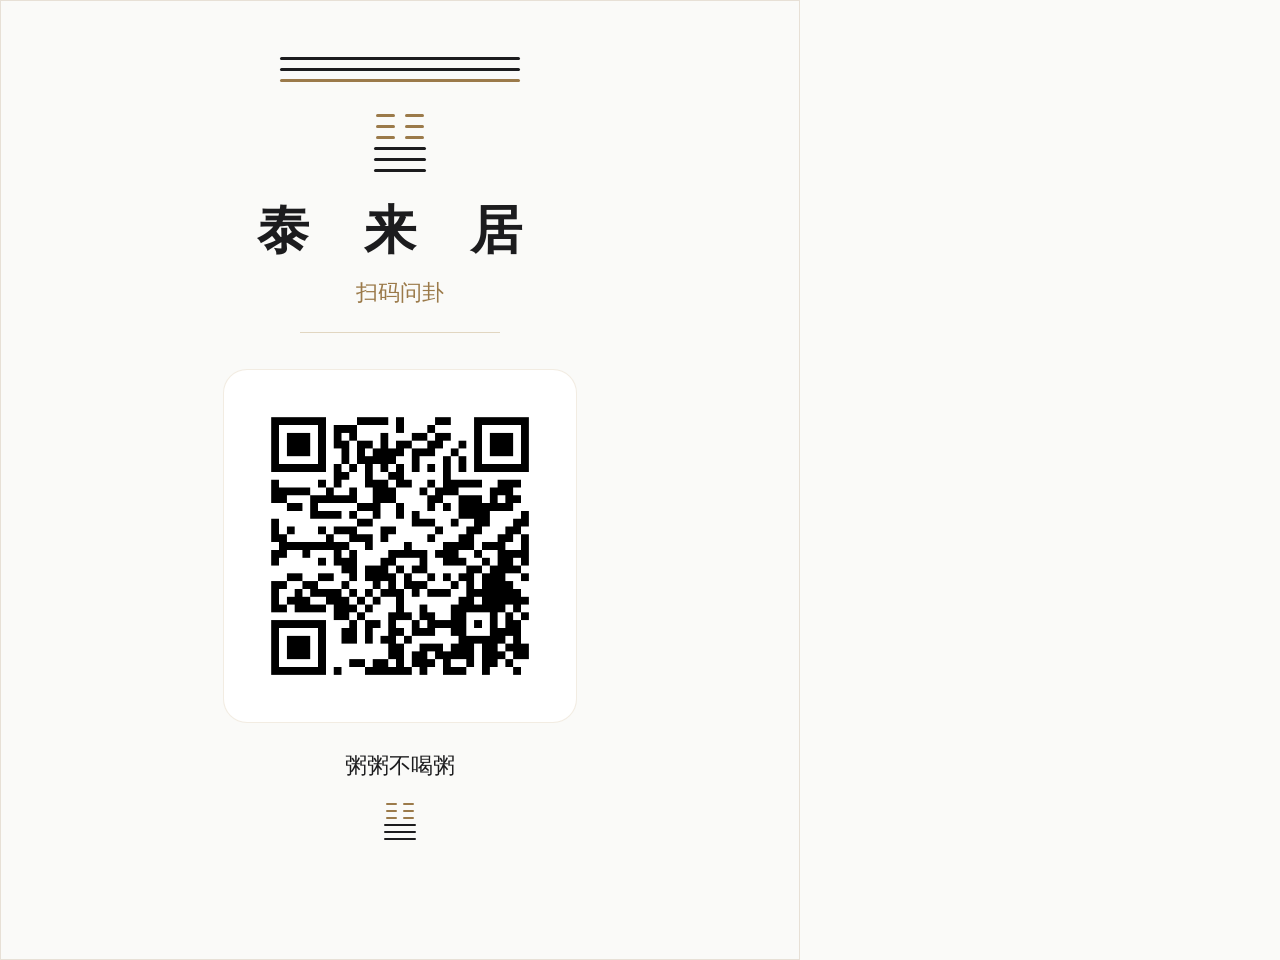
<file: qrcard.html>
<!DOCTYPE html>
<html lang="zh-CN">
<head>
<meta charset="UTF-8">
<style>
  :root { --bg: #fafaf8; --gold: #9b7a4a; --gold-light: #c9b38c; --dark: #1c1c1e; }
  * { margin: 0; padding: 0; box-sizing: border-box; }
  body {
    width: 800px; height: 960px; background: var(--bg);
    font-family: 'Songti SC', 'STSongti-SC', serif;
    display: flex; flex-direction: column; align-items: center;
    -webkit-font-smoothing: antialiased;
    border: 1px solid rgba(155,122,74,0.2);
  }
  .top-lines { display: flex; flex-direction: column; gap: 8px; margin-top: 56px; }
  .top-lines div { height: 3px; border-radius: 2px; width: 240px; }
  .top-lines div:nth-child(1), .top-lines div:nth-child(2) { background: var(--dark); }
  .top-lines div:nth-child(3) { background: var(--gold); }

  .hexagram { display: flex; flex-direction: column; align-items: center; gap: 8px; margin-top: 32px; }
  .hexagram .broken-row { display: flex; gap: 10px; }
  .hexagram .broken-row span { width: 19px; height: 3px; border-radius: 2px; background: var(--gold); }
  .hexagram .solid-row { width: 52px; height: 3px; border-radius: 2px; background: var(--dark); }

  h1 { font-size: 52px; font-weight: 600; letter-spacing: 0.4em; margin-top: 24px; color: var(--dark); }
  .sub { font-size: 22px; color: var(--gold); margin-top: 12px; font-family: 'Hiragino Sans GB','PingFang SC',sans-serif; }
  .divider { width: 200px; height: 1px; background: rgba(201,179,140,0.5); margin-top: 24px; }

  .qr-wrap { margin-top: 36px; background: #fff; border-radius: 24px; padding: 16px;
    border: 1px solid rgba(201,179,140,0.25); }
  .qr-wrap img { width: 320px; height: 320px; display: block; }

  .name { font-size: 22px; color: var(--dark); margin-top: 28px; font-family: 'Hiragino Sans GB','PingFang SC',sans-serif; }
  .hexagram-sm { display: flex; flex-direction: column; align-items: center; gap: 5px; margin-top: 22px; }
  .hexagram-sm .br { display: flex; gap: 6px; }
  .hexagram-sm .br span { width: 11px; height: 2px; border-radius: 1px; background: var(--gold); }
  .hexagram-sm .sr { width: 32px; height: 2px; border-radius: 1px; background: var(--dark); }
</style>
</head>
<body>
<div class="top-lines"><div></div><div></div><div></div></div>
<div class="hexagram">
  <div class="broken-row"><span></span><span></span></div>
  <div class="broken-row"><span></span><span></span></div>
  <div class="broken-row"><span></span><span></span></div>
  <div class="solid-row"></div>
  <div class="solid-row"></div>
  <div class="solid-row"></div>
</div>
<h1>泰 来 居</h1>
<div class="sub">扫码问卦</div>
<div class="divider"></div>
<div class="qr-wrap"><img src="qr-page.png" alt="QR"></div>
<div class="name">粥粥不喝粥</div>
<div class="hexagram-sm">
  <div class="br"><span></span><span></span></div>
  <div class="br"><span></span><span></span></div>
  <div class="br"><span></span><span></span></div>
  <div class="sr"></div><div class="sr"></div><div class="sr"></div>
</div>
</body>
</html>
</file>
<file: styles.css>
:root {
  --paper: #f2f0e9;
  --paper-deep: #dedbd1;
  --ink: #161616;
  --muted: #6f6d66;
  --red: #ed4b33;
  --blue: #2c50f4;
  --white: #fffef9;
  --line: rgba(22, 22, 22, 0.2);
  --gutter: clamp(1.25rem, 3.2vw, 3.75rem);
  --sans: -apple-system, BlinkMacSystemFont, "SF Pro Display", "PingFang SC", "Noto Sans SC", "Noto Sans CJK SC", "Microsoft YaHei", sans-serif;
  --mono: "SFMono-Regular", "Roboto Mono", "Liberation Mono", monospace;
}

*,
*::before,
*::after {
  box-sizing: border-box;
}

html {
  scroll-behavior: smooth;
  scroll-padding-top: 5.5rem;
  background: var(--paper);
}

body {
  margin: 0;
  background: var(--paper);
  color: var(--ink);
  font-family: var(--sans);
  font-size: 16px;
  line-height: 1.55;
  text-rendering: optimizeLegibility;
  -webkit-font-smoothing: antialiased;
  overflow-x: hidden;
}

body::before {
  position: fixed;
  inset: 0;
  z-index: 20;
  pointer-events: none;
  content: "";
  opacity: 0.08;
  background-image: radial-gradient(rgba(0, 0, 0, 0.35) 0.45px, transparent 0.55px);
  background-size: 5px 5px;
  mix-blend-mode: multiply;
}

::selection {
  color: var(--white);
  background: var(--blue);
}

a {
  color: inherit;
  text-decoration: none;
}

img,
svg {
  display: block;
  max-width: 100%;
}

button,
a {
  -webkit-tap-highlight-color: transparent;
}

:focus-visible {
  outline: 3px solid var(--blue);
  outline-offset: 4px;
}

.skip-link {
  position: fixed;
  top: 0.75rem;
  left: 0.75rem;
  z-index: 100;
  padding: 0.75rem 1rem;
  color: var(--white);
  background: var(--ink);
  transform: translateY(-160%);
  transition: transform 180ms ease;
}

.skip-link:focus {
  transform: translateY(0);
}

.mono {
  font-family: var(--mono);
  font-size: 0.72rem;
  letter-spacing: 0.11em;
  text-transform: uppercase;
}

.reading-progress {
  position: fixed;
  top: 0;
  left: 0;
  z-index: 90;
  width: 100%;
  height: 3px;
  pointer-events: none;
}

.reading-progress span {
  display: block;
  width: 100%;
  height: 100%;
  background: var(--red);
  transform: scaleX(0);
  transform-origin: left center;
}

.site-header {
  position: fixed;
  top: 0;
  left: 0;
  z-index: 80;
  display: grid;
  grid-template-columns: 1fr auto 1fr;
  align-items: center;
  width: 100%;
  min-height: 5rem;
  padding: 1rem var(--gutter);
  border-bottom: 1px solid transparent;
  transition: background-color 240ms ease, border-color 240ms ease, min-height 240ms ease;
}

.site-header.is-scrolled {
  min-height: 4.2rem;
  background: rgba(242, 240, 233, 0.86);
  border-color: rgba(22, 22, 22, 0.14);
  backdrop-filter: blur(18px) saturate(125%);
}

.brand {
  display: inline-flex;
  align-items: center;
  gap: 0.7rem;
  width: max-content;
  font-size: 1.05rem;
  font-weight: 720;
  letter-spacing: 0.12em;
}

.brand__mark {
  width: 3.1rem;
  overflow: visible;
}

.brand__mark path {
  fill: none;
  stroke: currentColor;
  stroke-width: 2.4;
  stroke-linecap: round;
}

.brand__mark circle {
  fill: var(--red);
}

.site-nav {
  display: flex;
  align-items: center;
  gap: clamp(1.4rem, 3vw, 3rem);
  font-size: 0.82rem;
  font-weight: 600;
}

.site-nav a,
.header-cta {
  position: relative;
}

.site-nav a::after,
.header-cta::after {
  position: absolute;
  right: 0;
  bottom: -0.35rem;
  left: 0;
  height: 1px;
  content: "";
  background: currentColor;
  transform: scaleX(0);
  transform-origin: right;
  transition: transform 200ms ease;
}

.site-nav a:hover::after,
.header-cta:hover::after {
  transform: scaleX(1);
  transform-origin: left;
}

.header-cta {
  justify-self: end;
  font-size: 0.82rem;
  font-weight: 700;
}

.header-cta span {
  margin-left: 0.4rem;
  color: var(--red);
}

.hero {
  position: relative;
  display: grid;
  grid-template-columns: repeat(12, minmax(0, 1fr));
  grid-template-rows: auto 1fr auto;
  gap: 1rem clamp(0.75rem, 1.8vw, 2rem);
  min-height: 100svh;
  padding: clamp(8rem, 14vh, 10rem) var(--gutter) clamp(3rem, 6vh, 5rem);
  isolation: isolate;
}

.hero::after {
  position: absolute;
  right: var(--gutter);
  bottom: 0;
  left: var(--gutter);
  height: 1px;
  content: "";
  background: var(--line);
}

.hero__index {
  z-index: 2;
  grid-column: 1 / 4;
  align-self: start;
  color: var(--muted);
}

.hero__copy {
  z-index: 2;
  grid-column: 1 / 10;
  grid-row: 2;
  align-self: center;
  padding-block: 1rem;
}

.eyebrow {
  margin: 0 0 clamp(1.4rem, 3vh, 2.4rem);
  font-size: clamp(0.9rem, 1.15vw, 1.15rem);
  font-weight: 680;
  letter-spacing: 0.08em;
}

.eyebrow::before {
  display: inline-block;
  width: 2.4rem;
  height: 0.55rem;
  margin-right: 0.8rem;
  content: "";
  background: var(--red);
}

.hero__title {
  margin: 0;
  font-size: clamp(4.8rem, 10.1vw, 11rem);
  font-weight: 760;
  line-height: 0.88;
  letter-spacing: -0.075em;
}

.title-line {
  display: block;
  width: max-content;
  max-width: 100%;
}

.title-line--indent {
  margin-left: clamp(1.5rem, 11vw, 10rem);
}

.hero__intro {
  max-width: 33rem;
  margin: clamp(2rem, 4vh, 3.2rem) 0 0 clamp(1.5rem, 11vw, 10rem);
  color: var(--muted);
  font-size: clamp(1rem, 1.25vw, 1.22rem);
}

.hero__visual {
  z-index: 1;
  grid-column: 5 / 13;
  grid-row: 1 / 4;
  align-self: center;
  margin: 3rem -1vw 0 0;
  opacity: 0.88;
}

.hero__visual svg {
  width: 100%;
  overflow: visible;
}

.visual-grid {
  opacity: 0.22;
}

#grid path {
  stroke: rgba(22, 22, 22, 0.22);
  stroke-width: 1;
}

.route {
  fill: none;
  stroke-width: 5;
  stroke-linecap: round;
  stroke-dasharray: 1;
  stroke-dashoffset: 1;
  transition: stroke-dashoffset 1.8s cubic-bezier(0.2, 0.75, 0.2, 1);
}

.route--one {
  stroke: rgba(22, 22, 22, 0.3);
  transition-delay: 80ms;
}

.route--two {
  stroke: rgba(44, 80, 244, 0.78);
  transition-delay: 180ms;
}

.route--three {
  stroke: var(--ink);
  transition-delay: 300ms;
}

.hero.is-animated .route,
.hero.is-animated .direction-line {
  stroke-dashoffset: 0;
}

.focus-ring {
  fill: none;
  stroke: rgba(237, 75, 51, 0.3);
  stroke-width: 2;
  transform-box: fill-box;
  transform-origin: center;
  animation: focus-pulse 3s ease-in-out infinite;
}

.focus-dot {
  fill: var(--red);
}

.direction-line {
  fill: none;
  stroke: var(--red);
  stroke-width: 5;
  stroke-linecap: round;
  stroke-dasharray: 1;
  stroke-dashoffset: 1;
  transition: stroke-dashoffset 900ms ease 1.45s;
}

.hero__visual figcaption {
  display: flex;
  justify-content: space-between;
  margin: -2rem 3% 0;
  color: var(--muted);
  font-family: var(--mono);
  font-size: 0.68rem;
  letter-spacing: 0.1em;
}

.hero__action {
  z-index: 3;
  display: flex;
  grid-column: 1 / 7;
  grid-row: 3;
  align-items: center;
  gap: clamp(1.25rem, 3vw, 3rem);
}

.button {
  display: inline-flex;
  align-items: center;
  justify-content: space-between;
  gap: 2rem;
  min-width: 12.5rem;
  padding: 1rem 1.2rem;
  font-size: 0.9rem;
  font-weight: 700;
  transition: color 180ms ease, background-color 180ms ease, transform 180ms ease;
}

.button:hover {
  transform: translateY(-3px);
}

.button--dark {
  color: var(--white);
  background: var(--ink);
}

.button--dark:hover {
  background: var(--blue);
}

.hero__fact {
  display: flex;
  align-items: center;
  gap: 1rem;
}

.hero__fact strong {
  font-size: 1.8rem;
  line-height: 1;
}

.hero__fact span {
  color: var(--muted);
  font-size: 0.72rem;
  line-height: 1.45;
}

.hero__side-note {
  position: absolute;
  right: calc(var(--gutter) - 0.3rem);
  top: 50%;
  color: var(--muted);
  writing-mode: vertical-rl;
  transform: translateY(-50%);
}

.section-pad {
  padding: clamp(6rem, 11vw, 11rem) var(--gutter);
}

.section-label {
  color: currentColor;
  opacity: 0.66;
}

.manifesto {
  display: grid;
  grid-template-columns: repeat(12, minmax(0, 1fr));
  gap: 2rem;
  min-height: 86svh;
  color: var(--paper);
  background: var(--ink);
}

.manifesto .section-label {
  grid-column: 1 / 4;
}

.manifesto__lead {
  grid-column: 3 / 13;
  align-self: center;
  margin: 0;
  font-size: clamp(3.3rem, 7.1vw, 8rem);
  font-weight: 680;
  line-height: 1.06;
  letter-spacing: -0.055em;
}

.manifesto__lead span {
  color: var(--red);
}

.manifesto__note {
  grid-column: 8 / 13;
  align-self: end;
  max-width: 33rem;
  margin: 2rem 0 0;
  color: rgba(242, 240, 233, 0.58);
  font-size: clamp(1rem, 1.35vw, 1.3rem);
}

.process {
  background: var(--white);
}

.section-head {
  display: grid;
  grid-template-columns: 2fr 6fr 3fr;
  gap: 2rem;
  align-items: end;
}

.section-head h2,
.topics__intro h2,
.service__head h2,
.contact__copy h2 {
  margin: 0;
  font-size: clamp(3.5rem, 7vw, 7.6rem);
  font-weight: 700;
  line-height: 0.98;
  letter-spacing: -0.06em;
}

.section-head p {
  max-width: 18rem;
  margin: 0;
  color: var(--muted);
}

.steps {
  display: grid;
  grid-template-columns: repeat(3, 1fr);
  gap: 0;
  margin: clamp(5rem, 10vw, 9rem) 0 0;
  padding: 0;
  border-top: 1px solid var(--ink);
  list-style: none;
}

.step {
  min-height: 23rem;
  padding: 1.25rem 2rem 2rem 0;
  border-right: 1px solid var(--line);
}

.step + .step {
  padding-left: 2rem;
}

.step:last-child {
  border-right: 0;
}

.step__number {
  display: block;
  margin-bottom: clamp(4rem, 9vw, 9rem);
  color: var(--red);
}

.step h3 {
  margin: 0 0 1rem;
  font-size: clamp(2rem, 3vw, 3.2rem);
  font-weight: 690;
  letter-spacing: -0.04em;
}

.step p {
  max-width: 21rem;
  margin: 0;
  color: var(--muted);
}

.topics {
  background: var(--paper-deep);
}

.topics__intro {
  display: grid;
  grid-template-columns: 2fr 9fr;
  gap: 2rem;
  padding-bottom: clamp(4rem, 7vw, 7rem);
}

.topic-list {
  border-top: 1px solid var(--ink);
}

.topic {
  display: grid;
  grid-template-columns: 1.2fr 4fr 5fr auto;
  gap: 2rem;
  align-items: center;
  min-height: clamp(9rem, 14vw, 13.5rem);
  padding: 1.5rem var(--gutter);
  border-bottom: 1px solid var(--ink);
  transition: color 260ms ease, background-color 260ms ease;
}

.topic h3 {
  margin: 0;
  font-size: clamp(3.5rem, 7vw, 7rem);
  font-weight: 710;
  line-height: 1;
  letter-spacing: -0.06em;
  transition: transform 260ms ease;
}

.topic p {
  max-width: 24rem;
  margin: 0;
  color: var(--muted);
  transition: color 260ms ease;
}

.topic > span:last-child {
  font-size: 2rem;
  transform: rotate(45deg);
  transition: transform 260ms ease;
}

.topic:hover {
  color: var(--white);
  background: var(--blue);
}

.topic:hover h3 {
  transform: translateX(1rem);
}

.topic:hover p {
  color: rgba(255, 255, 255, 0.7);
}

.topic:hover > span:last-child {
  transform: rotate(0deg);
}

.proof {
  min-height: 100svh;
  color: var(--white);
  background: var(--blue);
}

.proof__top {
  display: flex;
  justify-content: space-between;
  align-items: flex-start;
  gap: 2rem;
}

.proof__top p {
  max-width: 26rem;
  margin: 0;
  color: rgba(255, 255, 255, 0.66);
  font-size: 0.86rem;
}

.proof__grid {
  display: grid;
  grid-template-columns: repeat(12, minmax(0, 1fr));
  gap: 2rem;
  align-items: end;
  margin-top: clamp(5rem, 9vw, 9rem);
}

.quote {
  margin: 0;
}

.quote--primary {
  grid-column: 1 / 10;
}

.quote--primary p {
  margin: 0;
  font-size: clamp(5.5rem, 13vw, 14rem);
  font-weight: 730;
  line-height: 0.82;
  letter-spacing: -0.08em;
}

.quote--primary footer {
  margin-top: 3rem;
  font-family: var(--mono);
  font-size: 0.7rem;
  letter-spacing: 0.1em;
  opacity: 0.68;
}

.quote-note {
  grid-column: 10 / 13;
  align-self: end;
  padding-left: 1.5rem;
  border-left: 1px solid rgba(255, 255, 255, 0.38);
}

.quote-note span {
  color: rgba(255, 255, 255, 0.55);
}

.quote-note p {
  margin: 1rem 0 0;
  font-size: clamp(1rem, 1.25vw, 1.25rem);
}

.proof__line {
  grid-column: 7 / 13;
  margin-top: 2rem;
}

.proof__line path,
.proof__line line {
  fill: none;
  stroke: rgba(255, 255, 255, 0.72);
  stroke-width: 3;
  stroke-linecap: round;
}

.proof__line path:first-child {
  opacity: 0.42;
}

.proof__line circle {
  fill: var(--red);
}

.service {
  display: grid;
  grid-template-columns: repeat(12, minmax(0, 1fr));
  gap: 2rem;
  background: var(--white);
}

.service__head {
  grid-column: 1 / 8;
}

.price {
  display: flex;
  grid-column: 8 / 13;
  align-items: flex-start;
  justify-self: end;
  line-height: 0.8;
}

.price strong {
  font-size: clamp(9rem, 20vw, 22rem);
  font-weight: 740;
  letter-spacing: -0.09em;
}

.price__currency {
  margin-top: 1.1rem;
  color: var(--red);
  font-size: clamp(2rem, 4vw, 4.8rem);
  font-weight: 700;
}

.price__unit {
  align-self: flex-end;
  margin: 0 0 1.5rem 0.6rem;
  color: var(--muted);
  font-family: var(--mono);
  font-size: 0.74rem;
  letter-spacing: 0.08em;
  white-space: nowrap;
}

.service-list {
  grid-column: 6 / 13;
  margin: clamp(5rem, 8vw, 8rem) 0 0;
  border-top: 1px solid var(--ink);
}

.service-list > div {
  display: grid;
  grid-template-columns: 1fr 2.2fr;
  gap: 1.5rem;
  padding: 1.5rem 0;
  border-bottom: 1px solid var(--line);
}

.service-list dt {
  color: var(--muted);
  font-size: 0.82rem;
}

.service-list dd {
  margin: 0;
  font-size: clamp(1.05rem, 1.4vw, 1.35rem);
  font-weight: 600;
}

.contact {
  display: grid;
  grid-template-columns: repeat(12, minmax(0, 1fr));
  gap: 2rem;
  align-items: center;
  min-height: 100svh;
  color: var(--paper);
  background: var(--ink);
}

.contact__copy {
  grid-column: 1 / 7;
}

.contact__copy h2 {
  margin-top: clamp(3rem, 7vw, 7rem);
}

.contact__copy > p {
  margin: 2.5rem 0 0;
  color: rgba(242, 240, 233, 0.62);
  font-size: clamp(1rem, 1.35vw, 1.25rem);
}

.contact__copy strong {
  color: var(--paper);
}

.contact__signal {
  margin-top: clamp(4rem, 8vw, 8rem);
  color: var(--red);
}

.qr-card {
  position: relative;
  grid-column: 8 / 13;
  width: min(100%, 35rem);
  margin: 0;
  padding: clamp(1.2rem, 2.4vw, 2rem);
  color: var(--ink);
  background: var(--white);
}

.qr-card img {
  width: 100%;
  aspect-ratio: 1;
  object-fit: contain;
}

.qr-card figcaption {
  display: flex;
  justify-content: space-between;
  gap: 1rem;
  margin-top: 1rem;
  padding-top: 1rem;
  border-top: 1px solid var(--line);
  font-size: 0.72rem;
}

.qr-card figcaption span {
  color: var(--muted);
}

.qr-card__corner {
  position: absolute;
  width: 1.5rem;
  height: 1.5rem;
  border-color: var(--red);
  border-style: solid;
}

.qr-card__corner--tl {
  top: -0.55rem;
  left: -0.55rem;
  border-width: 2px 0 0 2px;
}

.qr-card__corner--tr {
  top: -0.55rem;
  right: -0.55rem;
  border-width: 2px 2px 0 0;
}

.qr-card__corner--bl {
  bottom: -0.55rem;
  left: -0.55rem;
  border-width: 0 0 2px 2px;
}

.qr-card__corner--br {
  right: -0.55rem;
  bottom: -0.55rem;
  border-width: 0 2px 2px 0;
}

.site-footer {
  display: grid;
  grid-template-columns: 1fr 2fr 1fr;
  gap: 2rem;
  align-items: end;
  padding: 2rem var(--gutter);
  color: rgba(242, 240, 233, 0.58);
  background: var(--ink);
  border-top: 1px solid rgba(242, 240, 233, 0.18);
}

.brand--footer {
  color: var(--paper);
}

.site-footer p {
  max-width: 38rem;
  margin: 0;
  font-size: 0.72rem;
}

.site-footer > span {
  justify-self: end;
}

.js .reveal {
  opacity: 0;
  transform: translateY(2.2rem);
  transition: opacity 780ms cubic-bezier(0.2, 0.7, 0.2, 1), transform 780ms cubic-bezier(0.2, 0.7, 0.2, 1);
}

.js .reveal.is-visible {
  opacity: 1;
  transform: translateY(0);
}

.js .title-line.reveal:nth-child(2) {
  transition-delay: 90ms;
}

@keyframes focus-pulse {
  0%,
  100% {
    opacity: 0.35;
    transform: scale(0.8);
  }
  50% {
    opacity: 1;
    transform: scale(1.35);
  }
}

@media (max-width: 980px) {
  .site-header {
    grid-template-columns: 1fr auto;
  }

  .site-nav {
    display: none;
  }

  .hero {
    grid-template-rows: auto auto auto auto;
    min-height: auto;
    padding-top: 8.5rem;
  }

  .hero__index {
    grid-column: 1 / 5;
  }

  .hero__copy {
    grid-column: 1 / 13;
    grid-row: 2;
    padding-top: 4rem;
  }

  .hero__visual {
    grid-column: 2 / 13;
    grid-row: 3;
    margin: -1rem -6vw 0 0;
  }

  .hero__action {
    grid-column: 1 / 13;
    grid-row: 4;
    margin-top: 1rem;
  }

  .hero__side-note {
    display: none;
  }

  .section-head {
    grid-template-columns: 1fr 4fr;
  }

  .section-head p {
    grid-column: 2;
    margin-top: 1rem;
  }

  .steps {
    grid-template-columns: 1fr;
  }

  .step,
  .step + .step {
    display: grid;
    grid-template-columns: 5rem 1fr;
    min-height: auto;
    padding: 2rem 0;
    border-right: 0;
    border-bottom: 1px solid var(--line);
  }

  .step__number {
    grid-row: 1 / 3;
    margin: 0;
  }

  .step h3,
  .step p {
    grid-column: 2;
  }

  .topic {
    grid-template-columns: 4rem 1.4fr 2fr auto;
  }

  .service__head {
    grid-column: 1 / 7;
  }

  .price {
    grid-column: 7 / 13;
  }

  .service-list {
    grid-column: 4 / 13;
  }

  .contact__copy {
    grid-column: 1 / 7;
  }

  .qr-card {
    grid-column: 7 / 13;
  }
}

@media (max-width: 680px) {
  :root {
    --gutter: 1.15rem;
  }

  body::before {
    opacity: 0.055;
  }

  .site-header {
    min-height: 4.3rem;
    padding-block: 0.8rem;
  }

  .brand {
    font-size: 0.95rem;
  }

  .brand__mark {
    width: 2.65rem;
  }

  .header-cta {
    font-size: 0.76rem;
  }

  .hero {
    display: block;
    padding-top: 7.5rem;
    padding-bottom: 3rem;
  }

  .hero__copy {
    padding-top: 3.2rem;
  }

  .eyebrow {
    margin-bottom: 1.5rem;
    font-size: 0.82rem;
  }

  .eyebrow::before {
    width: 1.8rem;
    height: 0.45rem;
    margin-right: 0.55rem;
  }

  .hero__title {
    font-size: clamp(4.1rem, 20.5vw, 6.2rem);
    line-height: 0.92;
    letter-spacing: -0.08em;
  }

  .title-line--indent {
    margin-left: 0.55em;
  }

  .hero__intro {
    margin: 2rem 0 0 0.55em;
    font-size: 0.9rem;
  }

  .hero__visual {
    width: 115%;
    margin: -0.5rem -12% -1rem 0;
  }

  .hero__visual figcaption {
    margin-top: -1rem;
  }

  .hero__action {
    align-items: stretch;
    flex-direction: column;
    gap: 1.2rem;
  }

  .button {
    width: 100%;
  }

  .hero__fact {
    justify-content: space-between;
  }

  .section-pad {
    padding-block: 6rem;
  }

  .manifesto {
    display: block;
    min-height: auto;
  }

  .manifesto__lead {
    margin-top: 5rem;
    font-size: clamp(3rem, 14vw, 4.5rem);
  }

  .manifesto__note {
    margin: 5rem 0 0 20%;
    font-size: 0.95rem;
  }

  .section-head,
  .topics__intro {
    display: block;
  }

  .section-head h2,
  .topics__intro h2,
  .service__head h2,
  .contact__copy h2 {
    margin-top: 4rem;
    font-size: clamp(3.5rem, 16vw, 5rem);
  }

  .section-head p {
    margin-top: 2rem;
  }

  .steps {
    margin-top: 4rem;
  }

  .step,
  .step + .step {
    grid-template-columns: 3.25rem 1fr;
  }

  .step h3 {
    font-size: 2.35rem;
  }

  .topics__intro {
    padding-bottom: 4rem;
  }

  .topic {
    grid-template-columns: 2.2rem 1fr auto;
    gap: 0.8rem;
    min-height: 10rem;
  }

  .topic h3 {
    font-size: clamp(3.5rem, 17vw, 5rem);
  }

  .topic p {
    grid-column: 2 / 4;
    font-size: 0.82rem;
  }

  .topic > span:last-child {
    grid-column: 3;
    grid-row: 1;
    font-size: 1.5rem;
  }

  .proof {
    min-height: auto;
  }

  .proof__top {
    display: block;
  }

  .proof__top p {
    margin-top: 2rem;
  }

  .proof__grid {
    display: block;
    margin-top: 5rem;
  }

  .quote--primary p {
    font-size: clamp(5.4rem, 27vw, 8rem);
  }

  .quote-note {
    margin: 5rem 0 0 18%;
  }

  .proof__line {
    margin-top: 4rem;
  }

  .service {
    display: block;
  }

  .price {
    justify-content: flex-start;
    margin-top: 4rem;
  }

  .price strong {
    font-size: 44vw;
  }

  .price__unit {
    margin-bottom: 1rem;
  }

  .service-list {
    margin-top: 4rem;
  }

  .service-list > div {
    grid-template-columns: 1fr;
    gap: 0.6rem;
  }

  .contact {
    display: block;
    min-height: auto;
    padding-bottom: 7rem;
  }

  .contact__copy h2 {
    margin-top: 4rem;
  }

  .contact__signal {
    margin-top: 4rem;
  }

  .qr-card {
    width: calc(100% - 0.75rem);
    margin: 5rem auto 0;
    padding: 1rem;
  }

  .qr-card figcaption {
    align-items: flex-start;
    flex-direction: column;
    gap: 0.3rem;
  }

  .site-footer {
    grid-template-columns: 1fr;
    gap: 2rem;
    padding-block: 3rem;
  }

  .site-footer > span {
    justify-self: start;
  }
}

@media (prefers-reduced-motion: reduce) {
  html {
    scroll-behavior: auto;
  }

  *,
  *::before,
  *::after {
    scroll-behavior: auto !important;
    animation-duration: 0.01ms !important;
    animation-iteration-count: 1 !important;
    transition-duration: 0.01ms !important;
  }

  .route,
  .direction-line {
    stroke-dashoffset: 0;
  }

  .js .reveal {
    opacity: 1;
    transform: none;
  }
}
</file>
